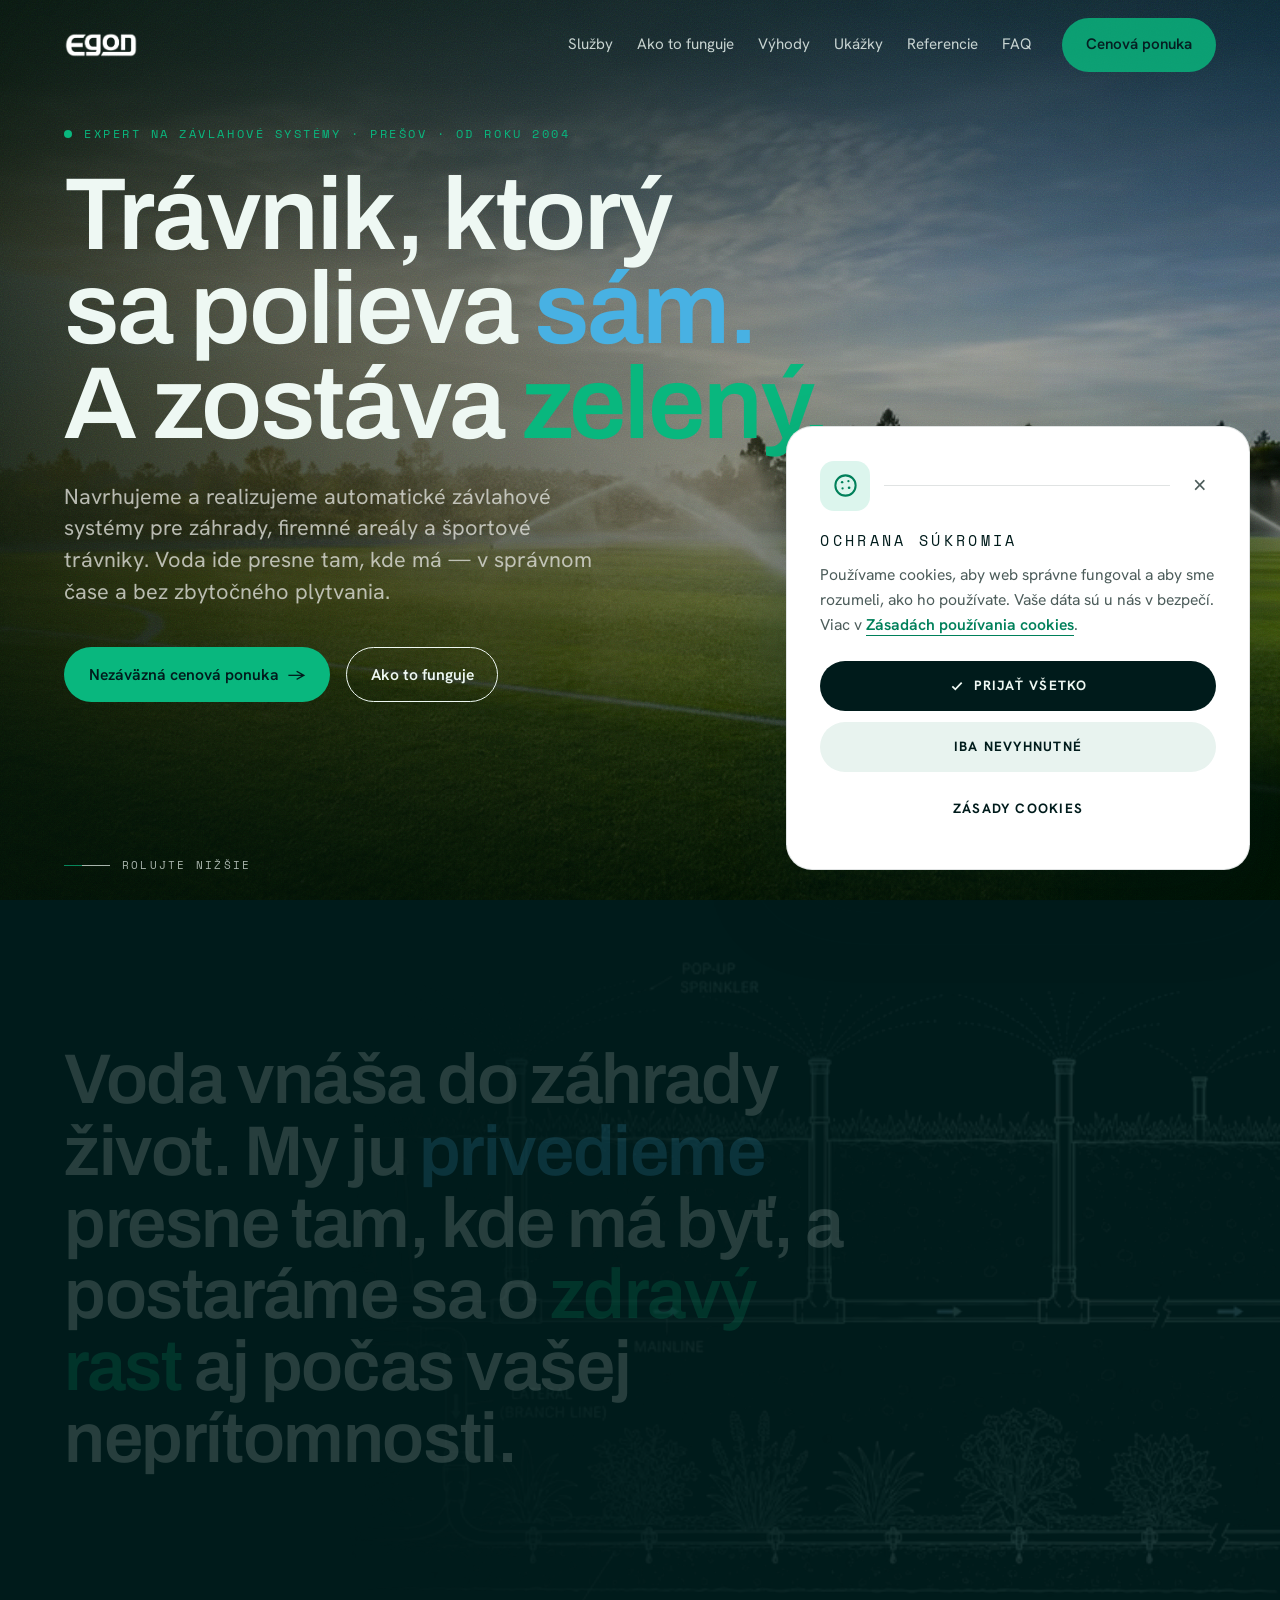
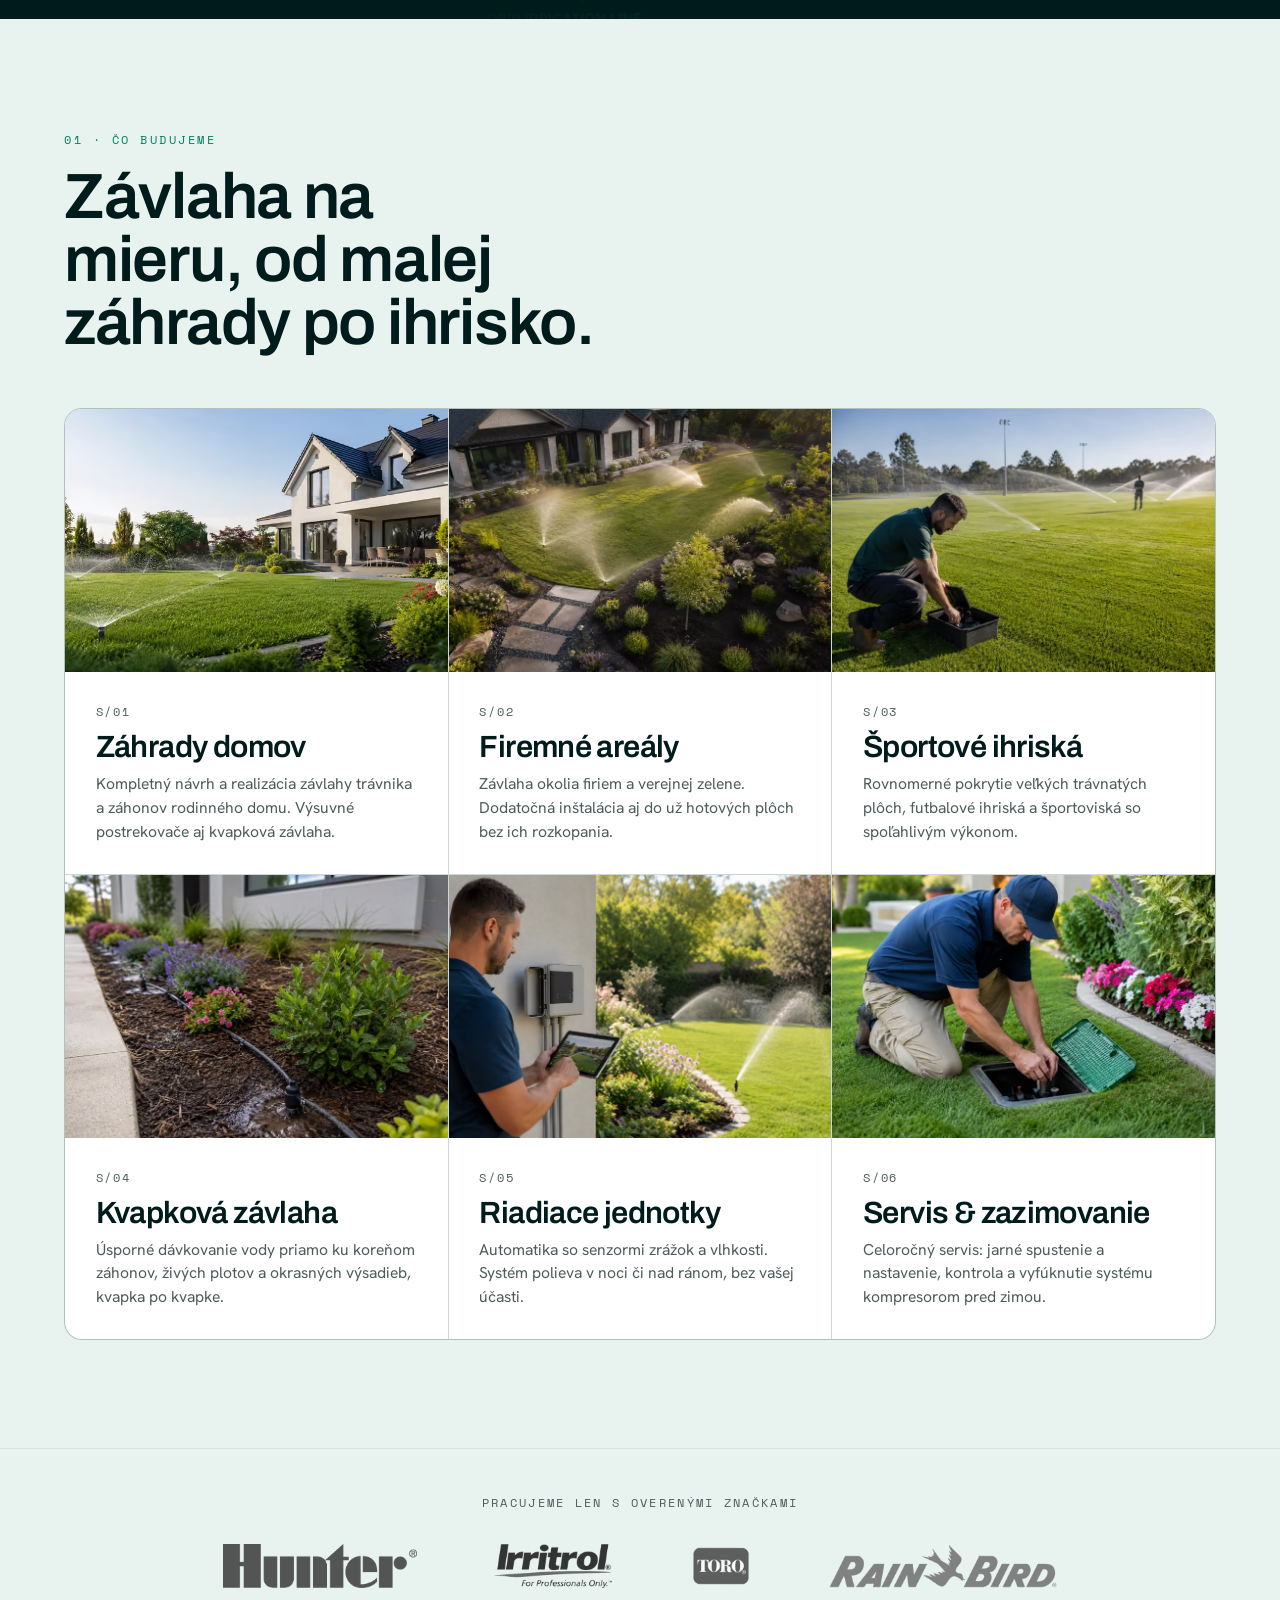
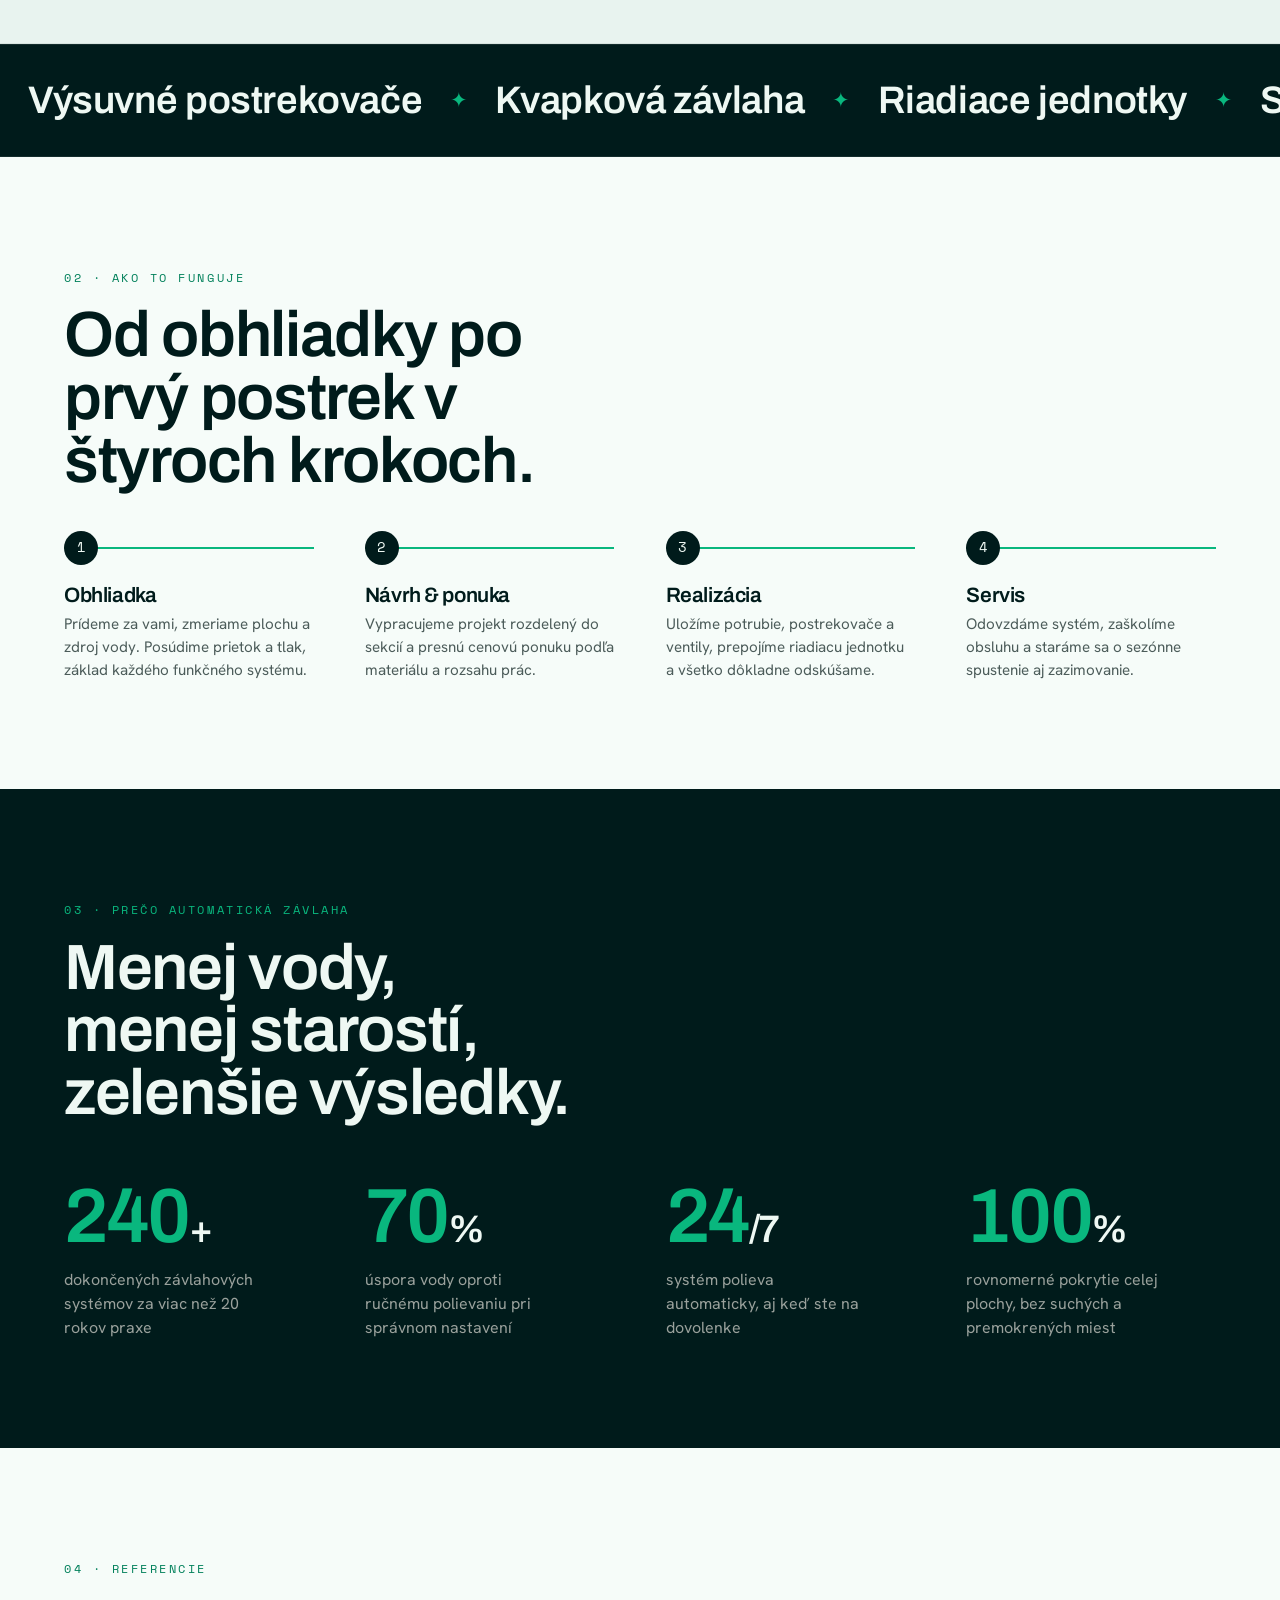
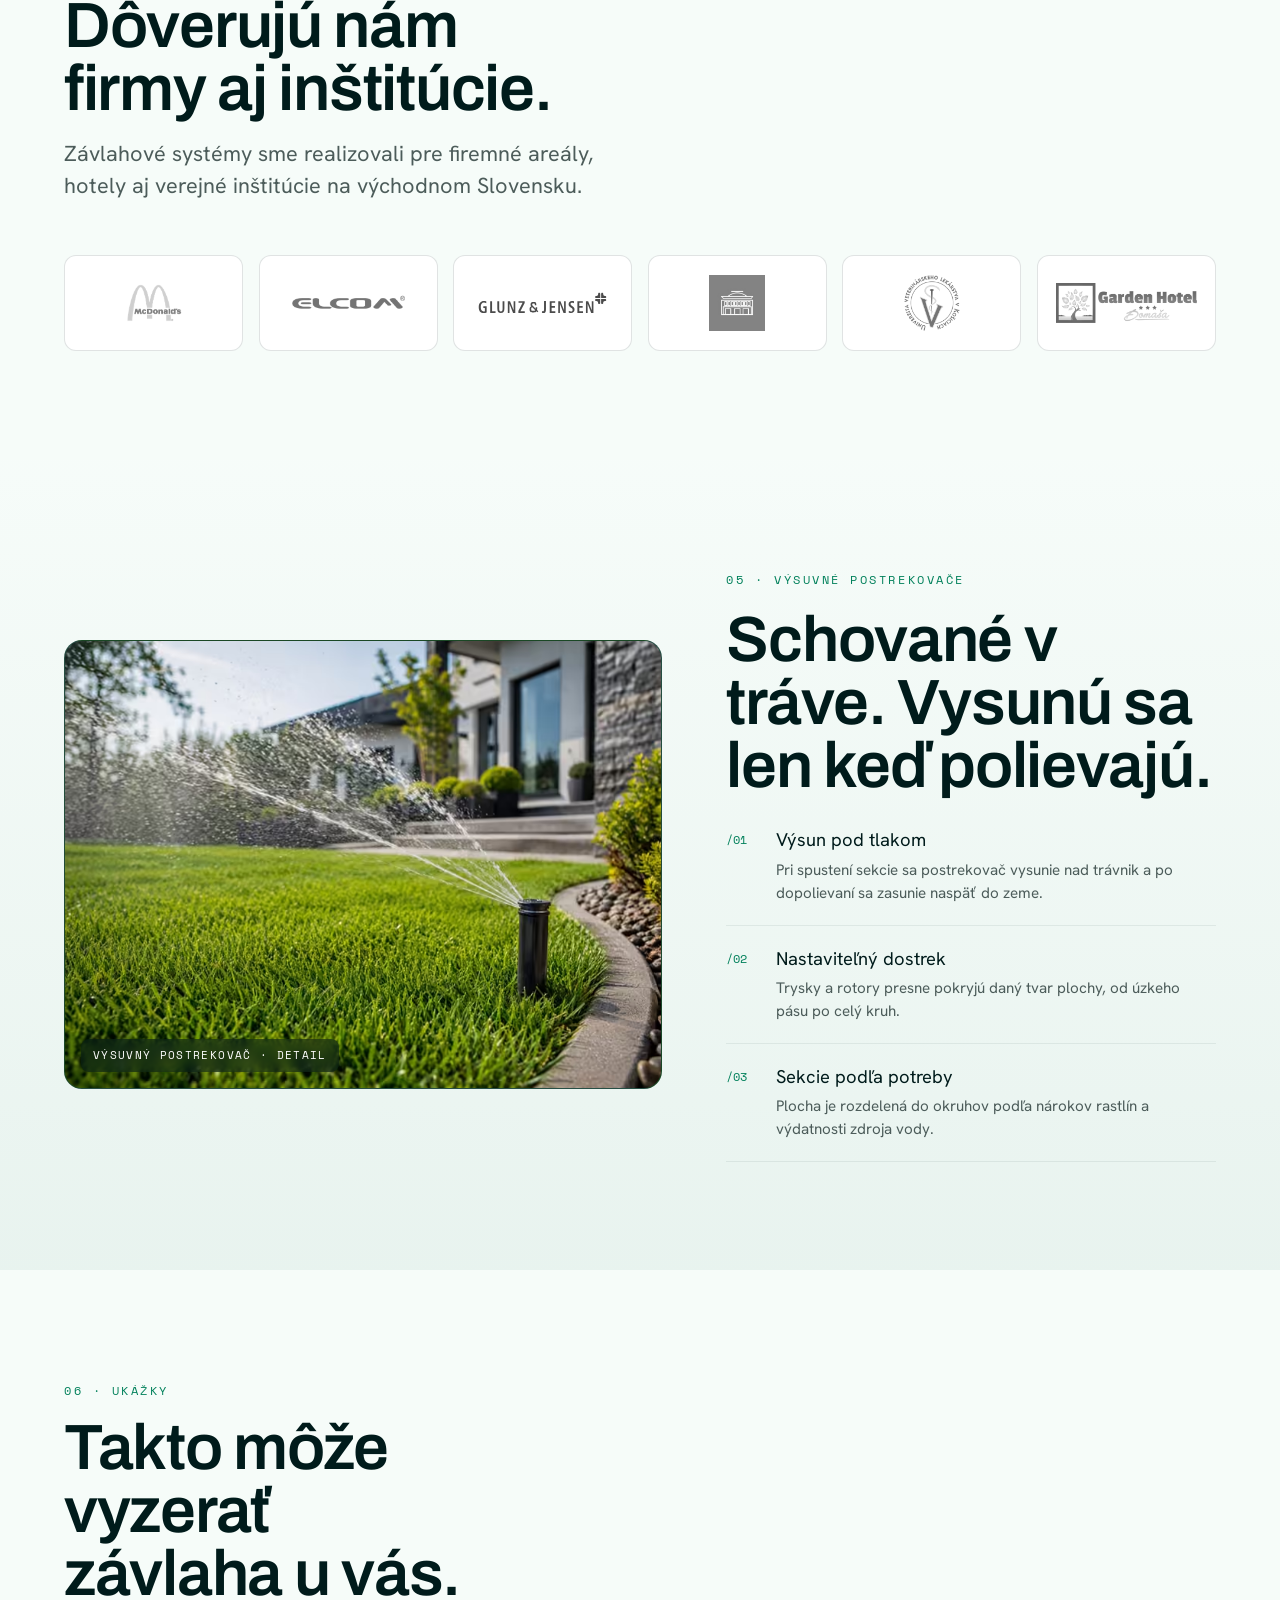
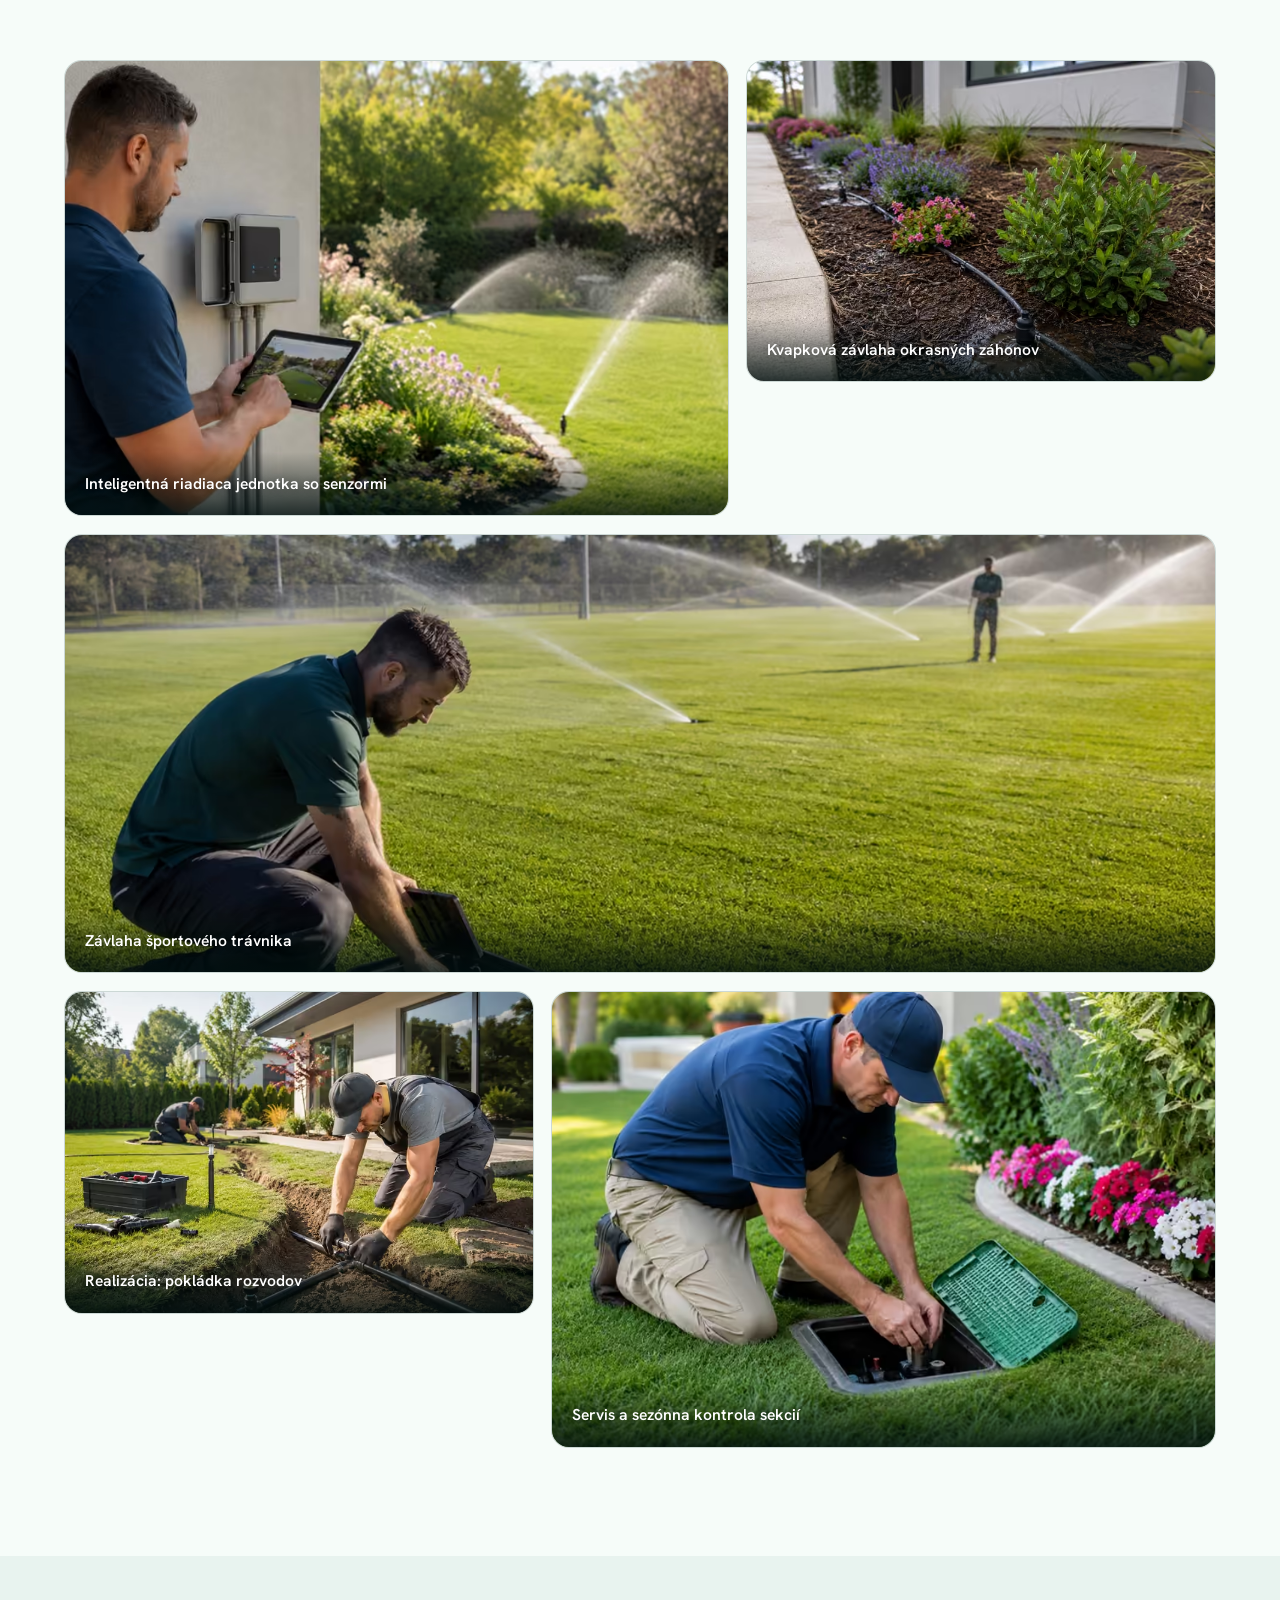
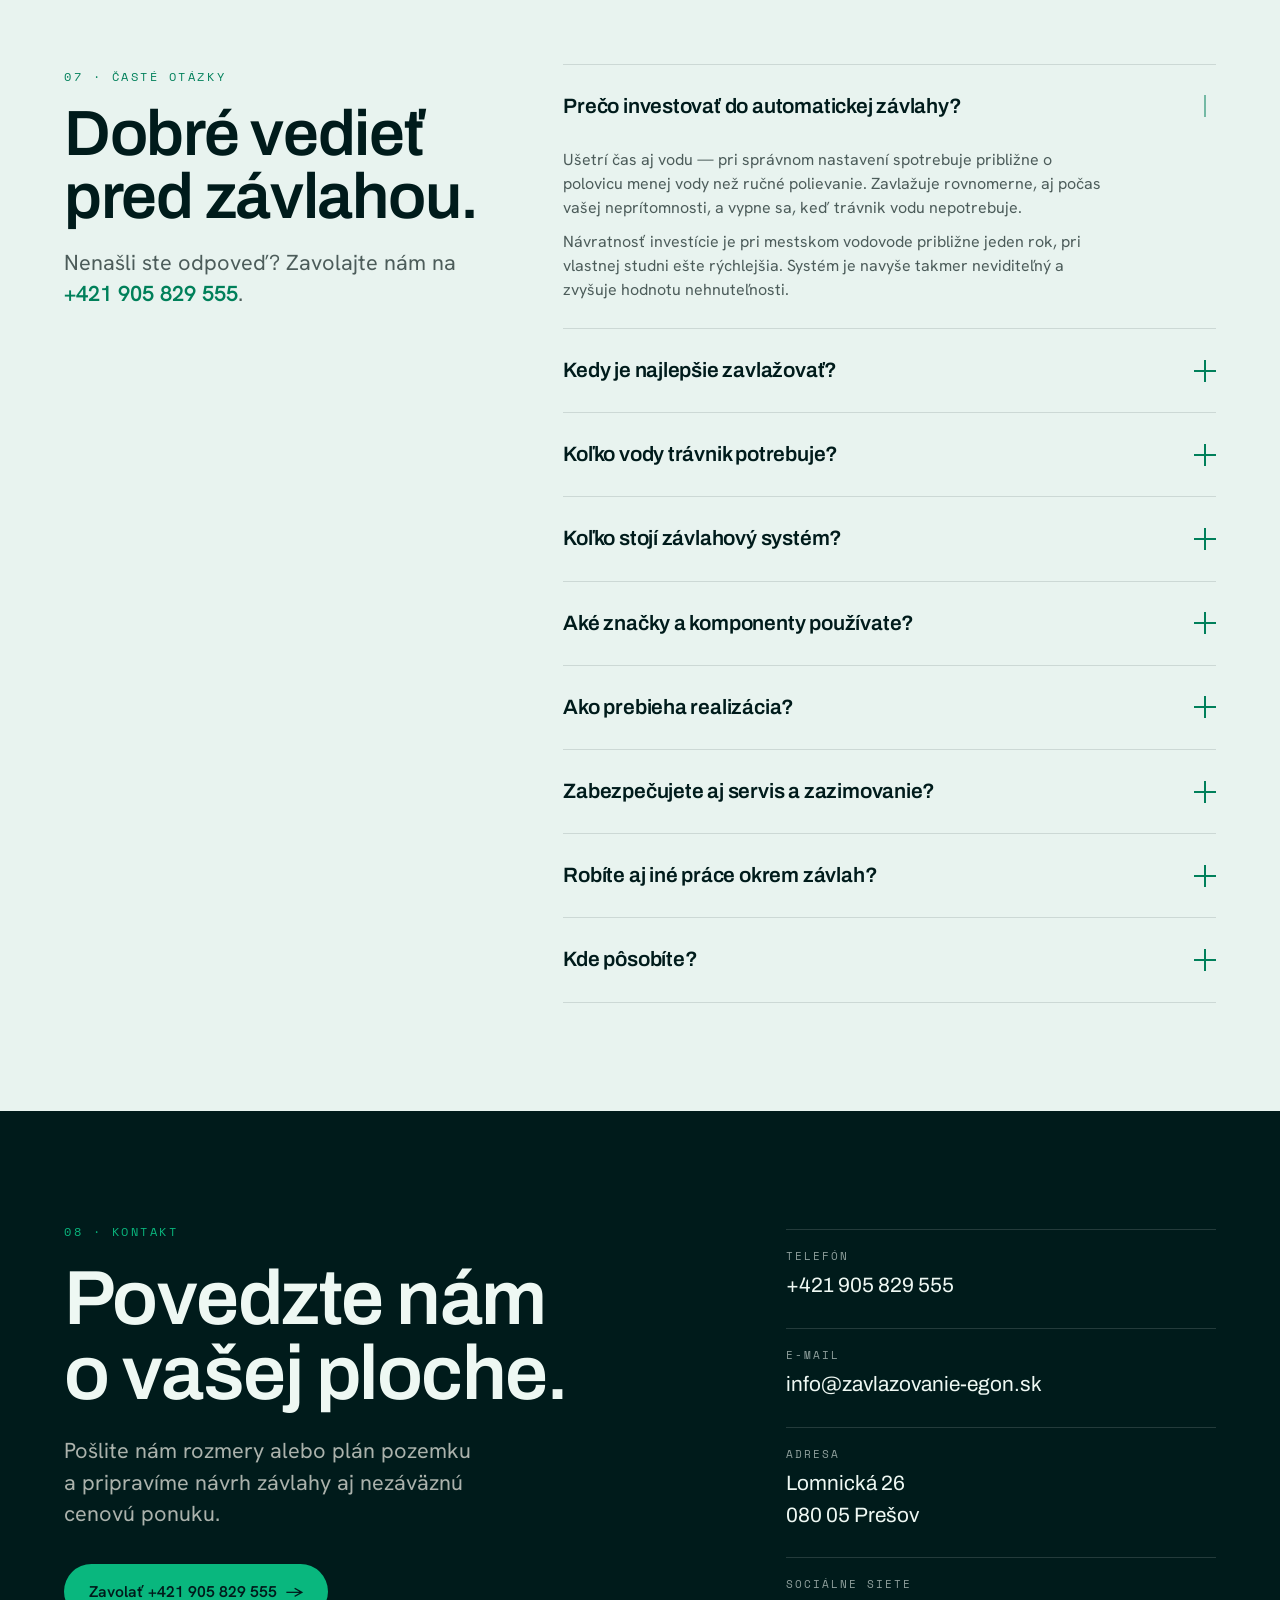
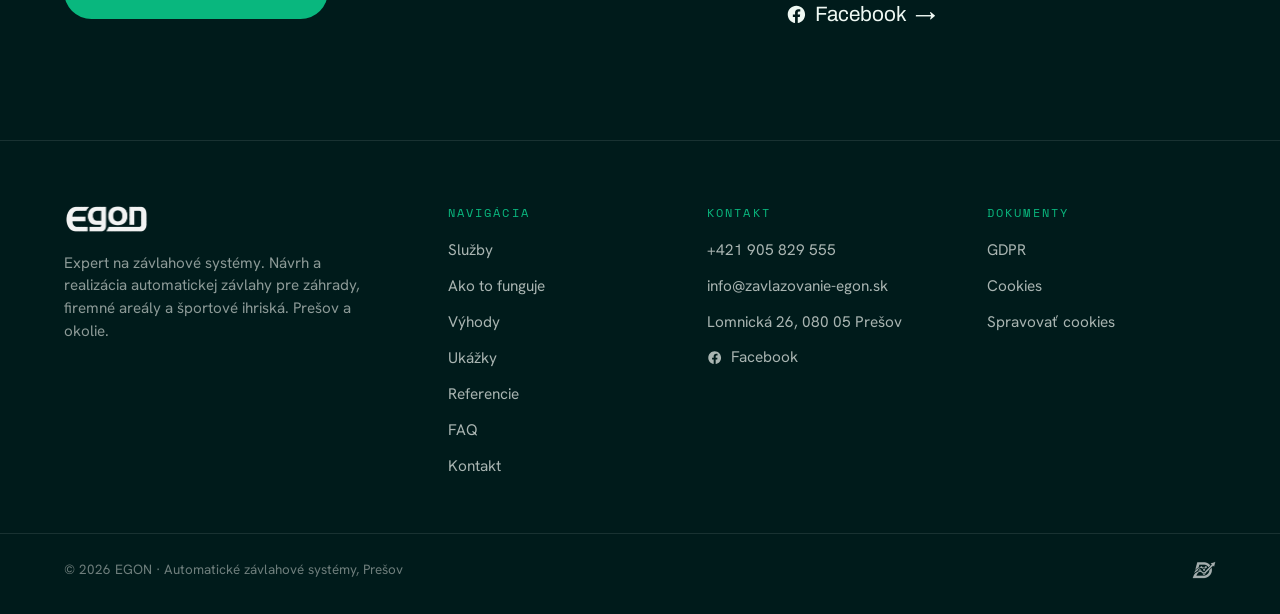
<file: index.html>
<!DOCTYPE html>
<html lang="sk">
<head>
<meta charset="UTF-8" />
<meta name="viewport" content="width=device-width, initial-scale=1.0" />

<!-- ===== Google Consent Mode v2 (default — pred GTM) ===== -->
<script>
window.dataLayer = window.dataLayer || [];
function gtag(){dataLayer.push(arguments);}
gtag('consent', 'default', {
  'ad_storage': 'denied',
  'ad_user_data': 'denied',
  'ad_personalization': 'denied',
  'analytics_storage': 'denied',
  'wait_for_update': 500
});
</script>

<!-- ===== Google Tag Manager ===== -->
<script>(function(w,d,s,l,i){w[l]=w[l]||[];w[l].push({'gtm.start':
new Date().getTime(),event:'gtm.js'});var f=d.getElementsByTagName(s)[0],
j=d.createElement(s),dl=l!='dataLayer'?'&l='+l:'';j.async=true;j.src=
'https://www.googletagmanager.com/gtm.js?id='+i+dl;f.parentNode.insertBefore(j,f);
})(window,document,'script','dataLayer','GTM-5WVP5NC');</script>
<!-- ===== End Google Tag Manager ===== -->

<!-- Favicon -->
<link rel="icon" href="favicon.ico" sizes="any" />
<link rel="icon" type="image/png" sizes="32x32" href="assets/favicon-32.png" />
<link rel="icon" type="image/png" sizes="512x512" href="assets/favicon-512.png" />
<link rel="apple-touch-icon" href="assets/favicon-180.png" />

<!-- ===== SEO ===== -->
<title>Automatické závlahové systémy, zavlažovanie a stavebné práce | EGON Prešov</title>
<meta name="description" content="Zavlažovanie Prešov: automatické závlahové a zavlažovacie systémy pre trávniky, záhrady, firemné areály a športové ihriská. Výsuvné postrekovače, kvapková závlaha, návrh, realizácia a servis. Závlahy Prešov a okolie." />
<meta name="keywords" content="zavlažovanie Prešov, závlahy Prešov, závlahové systémy Prešov, zavlažovacie systémy Prešov, automatické zavlažovanie, výsuvné postrekovače, kvapková závlaha, závlaha trávnika, servis závlahy, Prešov" />
<meta name="robots" content="index, follow, max-image-preview:large" />
<meta name="author" content="EGON · Expert na závlahové systémy" />
<meta name="theme-color" content="#13332a" />
<link rel="canonical" href="https://zavlazovanie-egon.sk/" />

<!-- Geo / lokálne SEO -->
<meta name="geo.region" content="SK-PV" />
<meta name="geo.placename" content="Prešov" />
<meta name="geo.position" content="49.0018;21.2393" />
<meta name="ICBM" content="49.0018, 21.2393" />

<!-- Open Graph -->
<meta property="og:type" content="website" />
<meta property="og:site_name" content="EGON · Automatické závlahové systémy" />
<meta property="og:title" content="Automatické závlahové systémy, zavlažovanie a stavebné práce | EGON Prešov" />
<meta property="og:description" content="Návrh a realizácia automatických závlahových systémov pre trávniky, záhrady, firemné areály a športové ihriská. Prešov a okolie." />
<meta property="og:url" content="https://zavlazovanie-egon.sk/" />
<meta property="og:locale" content="sk_SK" />
<meta property="og:image" content="https://zavlazovanie-egon.sk/assets/hero-ihrisko-vecer.jpg" />
<meta name="twitter:card" content="summary_large_image" />
<meta name="twitter:title" content="Automatické závlahové systémy | EGON Prešov" />
<meta name="twitter:description" content="Výsuvné postrekovače, kvapková závlaha a servis pre záhrady, trávniky a ihriská. Prešov a okolie." />
<meta name="twitter:image" content="https://zavlazovanie-egon.sk/assets/hero-ihrisko-vecer.jpg" />

<!-- Local business structured data -->
<script type="application/ld+json">
{
  "@context": "https://schema.org",
  "@type": "LocalBusiness",
  "name": "EGON · Automatické závlahové systémy",
  "description": "Návrh a realizácia automatických závlahových systémov a zavlažovania pre trávniky, záhrady, firemné areály a športové ihriská.",
  "url": "https://zavlazovanie-egon.sk/",
  "telephone": "+421905829555",
  "email": "info@zavlazovanie-egon.sk",
  "image": "https://zavlazovanie-egon.sk/assets/hero-ihrisko-vecer.jpg",
  "address": {
    "@type": "PostalAddress",
    "streetAddress": "Lomnická 26",
    "postalCode": "080 05",
    "addressLocality": "Prešov",
    "addressRegion": "Prešovský kraj",
    "addressCountry": "SK"
  },
  "geo": { "@type": "GeoCoordinates", "latitude": 49.0018, "longitude": 21.2393 },
  "areaServed": ["Prešov", "Prešovský kraj", "východné Slovensko"],
  "knowsAbout": ["zavlažovanie Prešov", "závlahy Prešov", "závlahové systémy Prešov", "zavlažovacie systémy Prešov", "automatické zavlažovanie", "výsuvné postrekovače", "kvapková závlaha", "servis závlah"],
  "slogan": "Expert na závlahové systémy"
}
</script>

<!-- FAQ structured data (AI / rich results) -->
<script type="application/ld+json">
{
  "@context": "https://schema.org",
  "@type": "FAQPage",
  "mainEntity": [
    { "@type": "Question", "name": "Prečo investovať do automatickej závlahy?", "acceptedAnswer": { "@type": "Answer", "text": "Ušetrí čas aj vodu — pri správnom nastavení spotrebuje približne o polovicu menej vody než ručné polievanie. Zavlažuje rovnomerne aj počas vašej neprítomnosti a vypne sa, keď trávnik vodu nepotrebuje. Návratnosť investície je pri mestskom vodovode približne jeden rok, pri vlastnej studni ešte rýchlejšia." } },
    { "@type": "Question", "name": "Kedy je najlepšie zavlažovať?", "acceptedAnswer": { "@type": "Answer", "text": "Najúčinnejšia je závlaha v skorých ranných hodinách, prípadne neskoro večer. Cez deň na priamom slnku sa zavlažovať neodporúča, kvapky vody fungujú ako lupa a môžu spáliť listy." } },
    { "@type": "Question", "name": "Koľko vody trávnik potrebuje?", "acceptedAnswer": { "@type": "Answer", "text": "Primeraná dávka sa líši podľa počasia. Na jar a jeseň spravidla stačí zavlažovať 2 až 3-krát týždenne tak, aby bola pôda navlhčená do hĺbky 1,5 až 2 cm. Počas horúčav sa odporúča denná závlaha do hĺbky 3 až 4 cm." } },
    { "@type": "Question", "name": "Koľko stojí závlahový systém?", "acceptedAnswer": { "@type": "Answer", "text": "Cena závisí od veľkosti a členitosti plochy a od zdroja vody. Predbežný návrh a rozpočet automatickej závlahy vypracujeme zdarma, stačí nás kontaktovať." } },
    { "@type": "Question", "name": "Aké značky a komponenty používate?", "acceptedAnswer": { "@type": "Answer", "text": "Inštalujeme komponenty najkvalitnejších amerických značiek dostupných na slovenskom trhu: Hunter, Irritrol, Toro a Rain Bird. Naši pracovníci sa každoročne školia v oblasti závlahovej a čerpacej techniky." } },
    { "@type": "Question", "name": "Ako prebieha realizácia závlahového systému?", "acceptedAnswer": { "@type": "Answer", "text": "V štyroch krokoch: obhliadka a zameranie, návrh s cenovou ponukou, samotná realizácia (zemné práce robíme drážkovacími strojmi do hĺbky 40 cm) a napokon odovzdanie so zaškolením a následný servis." } },
    { "@type": "Question", "name": "Zabezpečujete aj servis a zazimovanie?", "acceptedAnswer": { "@type": "Answer", "text": "Áno. Staráme sa o jarné spustenie a nastavenie systému aj o jeho vyfúknutie kompresorom pred zimou, aby vydržal dlhé roky." } },
    { "@type": "Question", "name": "Robíte aj iné práce okrem závlah?", "acceptedAnswer": { "@type": "Answer", "text": "Áno. Okrem závlahových systémov ponúkame aj stavebnú činnosť (maliarske práce, sadrokartón, suché omietky) a montáž záhradného LED osvetlenia do 12 V." } },
    { "@type": "Question", "name": "Kde pôsobíte?", "acceptedAnswer": { "@type": "Answer", "text": "Sídlime v Prešove a závlahové systémy realizujeme v Prešove a okolí, ako aj inde na východnom Slovensku." } }
  ]
}
</script>

<link rel="preconnect" href="https://fonts.googleapis.com" />
<link rel="preconnect" href="https://fonts.gstatic.com" crossorigin />
<!-- Písma: len reálne používané rodiny a rezy (Archivo, Hanken Grotesk, Space Mono),
     načítané neblokujúco — nezdržujú prvé vykreslenie stránky. -->
<link rel="preload" as="style" href="https://fonts.googleapis.com/css2?family=Archivo:wght@600;700&family=Hanken+Grotesk:wght@400;600;700&family=Space+Mono:wght@400&display=swap" />
<link rel="stylesheet" href="https://fonts.googleapis.com/css2?family=Archivo:wght@600;700&family=Hanken+Grotesk:wght@400;600;700&family=Space+Mono:wght@400&display=swap" media="print" onload="this.media='all'" />
<noscript><link rel="stylesheet" href="https://fonts.googleapis.com/css2?family=Archivo:wght@600;700&family=Hanken+Grotesk:wght@400;600;700&family=Space+Mono:wght@400&display=swap" /></noscript>
<link rel="stylesheet" href="styles.css" />
</head>
<body>

<div class="scrollbar"><span class="scrollbar__fill"></span></div>

<!-- Google Tag Manager (noscript) -->
<noscript><iframe src="https://www.googletagmanager.com/ns.html?id=GTM-5WVP5NC" height="0" width="0" style="display:none;visibility:hidden"></iframe></noscript>
<!-- End Google Tag Manager (noscript) -->

<!-- ============ NAV ============ -->
<header class="nav" id="nav">
  <a href="#top" class="nav__logo" aria-label="EGON, domov">
    <img src="assets/egon-logo-clean.png" alt="EGON" class="nav__logoimg" width="341" height="120" fetchpriority="high" />
  </a>
  <nav class="nav__links">
    <a href="#sluzby">Služby</a>
    <a href="#proces">Ako to funguje</a>
    <a href="#vyhody">Výhody</a>
    <a href="#realizacie">Ukážky</a>
    <a href="#referencie">Referencie</a>
    <a href="#faq">FAQ</a>
    <a href="#kontakt" class="btn btn--grass nav__cta">Cenová ponuka</a>
  </nav>
  <button class="nav__burger" aria-label="Menu"><span></span><span></span><span></span></button>
</header>
<div class="nav__mobile">
  <a href="#sluzby">Služby</a>
  <a href="#proces">Ako to funguje</a>
  <a href="#vyhody">Výhody</a>
  <a href="#realizacie">Ukážky</a>
  <a href="#referencie">Referencie</a>
  <a href="#faq">FAQ</a>
  <a href="#kontakt">Kontakt</a>
</div>

<!-- ============ HERO ============ -->
<main id="top">
<section class="hero" data-screen-label="Hero">
  <div class="hero__video-wrap">
    <picture class="hero__photo-fallback">
      <source type="image/avif" srcset="assets/hero-ihrisko-vecer-640.avif 640w, assets/hero-ihrisko-vecer-960.avif 960w, assets/hero-ihrisko-vecer-1280.avif 1280w, assets/hero-ihrisko-vecer-1672.avif 1672w" sizes="100vw" />
      <source type="image/webp" srcset="assets/hero-ihrisko-vecer-640.webp 640w, assets/hero-ihrisko-vecer-960.webp 960w, assets/hero-ihrisko-vecer-1280.webp 1280w, assets/hero-ihrisko-vecer-1672.webp 1672w" sizes="100vw" />
      <img src="assets/hero-ihrisko-vecer.jpg" alt="" width="1672" height="941" fetchpriority="high" decoding="async" />
    </picture>
    <video class="hero__video" id="heroVideo" muted loop playsinline preload="none">
      <source src="assets/hero-video.mp4" type="video/mp4" />
    </video>
  </div>
  <div class="hero__overlay"></div>
  <div class="hero__wm-cover"></div>
  <div class="hero__grain"></div>
  <div class="wrap hero__inner">
    <span class="eyebrow hero__eyebrow"><span class="dot"></span>Expert na závlahové systémy · Prešov · od roku 2004</span>
    <h1 class="display">
      Trávnik, ktorý sa polieva <span class="water-word">sám.</span><br />
      A zostáva <span class="grass-word">zelený.</span>
    </h1>
    <p class="hero__sub lead">Navrhujeme a realizujeme automatické závlahové systémy pre záhrady, firemné areály a športové trávniky. Voda ide presne tam, kde má — v správnom čase a bez zbytočného plytvania.</p>
    <div class="hero__actions">
      <a href="#kontakt" class="btn btn--grass">Nezáväzná cenová ponuka <span class="arrow">→</span></a>
      <a href="#proces" class="btn btn--ghost">Ako to funguje</a>
    </div>
  </div>

  <div class="hero__scroll"><span class="line"></span> Rolujte nižšie</div>
</section>

<!-- ============ STATEMENT ============ -->
<section class="statement" data-screen-label="Statement">
  <div class="wrap">
    <p class="big" data-light>
      <span class="word">Voda</span> <span class="word">vnáša</span> <span class="word">do</span> <span class="word">záhrady</span> <span class="word">život.</span>
      <span class="word">My</span> <span class="word">ju</span> <span class="word"><span class="hlw">privedieme</span></span> <span class="word">presne</span> <span class="word">tam,</span>
      <span class="word">kde</span> <span class="word">má</span> <span class="word">byť,</span> <span class="word">a</span> <span class="word">postaráme</span> <span class="word">sa</span>
      <span class="word">o</span> <span class="word"><span class="hl">zdravý</span></span> <span class="word"><span class="hl">rast</span></span> <span class="word">aj</span> <span class="word">počas</span> <span class="word">vašej</span> <span class="word">neprítomnosti.</span>
    </p>
  </div>
</section>

<!-- ============ SLUŽBY ============ -->
<section class="section services" id="sluzby" data-screen-label="Služby">
  <div class="wrap">
    <div class="section__head reveal">
      <span class="eyebrow">01 · Čo budujeme</span>
      <h2 class="h2">Závlaha na mieru, od malej záhrady po ihrisko.</h2>
    </div>
    <div class="services__grid">

      <article class="svc reveal">
        <span class="svc__bar"></span>
        <div class="svc__media"><picture>
          <source type="image/avif" srcset="assets/hero-dom-travnik-420.avif 420w, assets/hero-dom-travnik-780.avif 780w, assets/hero-dom-travnik-1160.avif 1160w" sizes="(max-width: 560px) 100vw, (max-width: 900px) 50vw, 33vw" />
          <source type="image/webp" srcset="assets/hero-dom-travnik-420.webp 420w, assets/hero-dom-travnik-780.webp 780w, assets/hero-dom-travnik-1160.webp 1160w" sizes="(max-width: 560px) 100vw, (max-width: 900px) 50vw, 33vw" />
          <img src="assets/hero-dom-travnik.jpg" alt="Závlaha trávnika a záhrady rodinného domu" width="1448" height="1086" loading="lazy" decoding="async" />
        </picture></div>
        <div class="svc__body">
          <span class="svc__no">S/01</span>
          <h3 class="h3">Záhrady domov</h3>
          <p>Kompletný návrh a realizácia závlahy trávnika a záhonov rodinného domu. Výsuvné postrekovače aj kvapková závlaha.</p>
        </div>
      </article>

      <article class="svc reveal d1">
        <span class="svc__bar"></span>
        <div class="svc__media"><picture>
          <source type="image/avif" srcset="assets/hero-zahrada-letecky-420.avif 420w, assets/hero-zahrada-letecky-780.avif 780w, assets/hero-zahrada-letecky-1160.avif 1160w" sizes="(max-width: 560px) 100vw, (max-width: 900px) 50vw, 33vw" />
          <source type="image/webp" srcset="assets/hero-zahrada-letecky-420.webp 420w, assets/hero-zahrada-letecky-780.webp 780w, assets/hero-zahrada-letecky-1160.webp 1160w" sizes="(max-width: 560px) 100vw, (max-width: 900px) 50vw, 33vw" />
          <img src="assets/hero-zahrada-letecky.jpg" alt="Závlaha firemného areálu a verejnej zelene" width="1448" height="1086" loading="lazy" decoding="async" />
        </picture></div>
        <div class="svc__body">
          <span class="svc__no">S/02</span>
          <h3 class="h3">Firemné areály</h3>
          <p>Závlaha okolia firiem a verejnej zelene. Dodatočná inštalácia aj do už hotových plôch bez ich rozkopania.</p>
        </div>
      </article>

      <article class="svc reveal d2">
        <span class="svc__bar"></span>
        <div class="svc__media"><picture>
          <source type="image/avif" srcset="assets/ihrisko-sport-420.avif 420w, assets/ihrisko-sport-780.avif 780w, assets/ihrisko-sport-1160.avif 1160w" sizes="(max-width: 560px) 100vw, (max-width: 900px) 50vw, 33vw" />
          <source type="image/webp" srcset="assets/ihrisko-sport-420.webp 420w, assets/ihrisko-sport-780.webp 780w, assets/ihrisko-sport-1160.webp 1160w" sizes="(max-width: 560px) 100vw, (max-width: 900px) 50vw, 33vw" />
          <img src="assets/ihrisko-sport.jpg" alt="Závlaha športového trávnika a futbalového ihriska" width="1448" height="1086" loading="lazy" decoding="async" />
        </picture></div>
        <div class="svc__body">
          <span class="svc__no">S/03</span>
          <h3 class="h3">Športové ihriská</h3>
          <p>Rovnomerné pokrytie veľkých trávnatých plôch, futbalové ihriská a športoviská so spoľahlivým výkonom.</p>
        </div>
      </article>

      <article class="svc reveal d3">
        <span class="svc__bar"></span>
        <div class="svc__media"><picture>
          <source type="image/avif" srcset="assets/kvapkova-zavlaha-420.avif 420w, assets/kvapkova-zavlaha-780.avif 780w, assets/kvapkova-zavlaha-1160.avif 1160w" sizes="(max-width: 560px) 100vw, (max-width: 900px) 50vw, 33vw" />
          <source type="image/webp" srcset="assets/kvapkova-zavlaha-420.webp 420w, assets/kvapkova-zavlaha-780.webp 780w, assets/kvapkova-zavlaha-1160.webp 1160w" sizes="(max-width: 560px) 100vw, (max-width: 900px) 50vw, 33vw" />
          <img src="assets/kvapkova-zavlaha.jpg" alt="Kvapková závlaha okrasných záhonov" width="1448" height="1086" loading="lazy" decoding="async" />
        </picture></div>
        <div class="svc__body">
          <span class="svc__no">S/04</span>
          <h3 class="h3">Kvapková závlaha</h3>
          <p>Úsporné dávkovanie vody priamo ku koreňom záhonov, živých plotov a okrasných výsadieb, kvapka po kvapke.</p>
        </div>
      </article>

      <article class="svc reveal">
        <span class="svc__bar"></span>
        <div class="svc__media"><picture>
          <source type="image/avif" srcset="assets/riadiaca-jednotka-420.avif 420w, assets/riadiaca-jednotka-780.avif 780w, assets/riadiaca-jednotka-1160.avif 1160w" sizes="(max-width: 560px) 100vw, (max-width: 900px) 50vw, 33vw" />
          <source type="image/webp" srcset="assets/riadiaca-jednotka-420.webp 420w, assets/riadiaca-jednotka-780.webp 780w, assets/riadiaca-jednotka-1160.webp 1160w" sizes="(max-width: 560px) 100vw, (max-width: 900px) 50vw, 33vw" />
          <img src="assets/riadiaca-jednotka.jpg" alt="Inteligentná riadiaca jednotka so senzormi" width="1448" height="1086" loading="lazy" decoding="async" />
        </picture></div>
        <div class="svc__body">
          <span class="svc__no">S/05</span>
          <h3 class="h3">Riadiace jednotky</h3>
          <p>Automatika so senzormi zrážok a vlhkosti. Systém polieva v noci či nad ránom, bez vašej účasti.</p>
        </div>
      </article>

      <article class="svc reveal d1">
        <span class="svc__bar"></span>
        <div class="svc__media"><picture>
          <source type="image/avif" srcset="assets/servis-sekcie-420.avif 420w, assets/servis-sekcie-780.avif 780w, assets/servis-sekcie-1160.avif 1160w" sizes="(max-width: 560px) 100vw, (max-width: 900px) 50vw, 33vw" />
          <source type="image/webp" srcset="assets/servis-sekcie-420.webp 420w, assets/servis-sekcie-780.webp 780w, assets/servis-sekcie-1160.webp 1160w" sizes="(max-width: 560px) 100vw, (max-width: 900px) 50vw, 33vw" />
          <img src="assets/servis-sekcie.jpg" alt="Servis a sezónna kontrola závlahového systému" width="1448" height="1086" loading="lazy" decoding="async" />
        </picture></div>
        <div class="svc__body">
          <span class="svc__no">S/06</span>
          <h3 class="h3">Servis &amp; zazimovanie</h3>
          <p>Celoročný servis: jarné spustenie a nastavenie, kontrola a vyfúknutie systému kompresorom pred zimou.</p>
        </div>
      </article>

    </div>
  </div>
</section>

<!-- ============ ZNAČKY ============ -->
<section class="brands" aria-label="Značky, s ktorými pracujeme">
  <div class="wrap brands__in reveal">
    <p class="brands__label">PRACUJEME LEN S OVERENÝMI ZNAČKAMI</p>
    <ul class="brands__row">
      <li><img src="assets/brands/hunter.png" alt="Hunter" width="563" height="128" loading="lazy" decoding="async" /></li>
      <li><img src="assets/brands/irritrol.png" alt="Irritrol Systems" width="344" height="128" loading="lazy" decoding="async" /></li>
      <li><img src="assets/brands/toro.png" alt="Toro" width="180" height="180" loading="lazy" decoding="async" /></li>
      <li><img src="assets/brands/rainbird.png" alt="Rain Bird" width="662" height="128" loading="lazy" decoding="async" /></li>
    </ul>
  </div>
</section>

<!-- ============ MARQUEE ============ -->
<section class="marquee" aria-hidden="true">
  <div class="marquee__track">
    <span>Výsuvné postrekovače</span><i>✦</i>
    <span>Kvapková závlaha</span><i>✦</i>
    <span>Riadiace jednotky</span><i>✦</i>
    <span>Servis &amp; zazimovanie</span><i>✦</i>
    <span>Návrh a realizácia</span><i>✦</i>
    <span>Prešov a okolie</span><i>✦</i>
    <span>Výsuvné postrekovače</span><i>✦</i>
    <span>Kvapková závlaha</span><i>✦</i>
    <span>Riadiace jednotky</span><i>✦</i>
    <span>Servis &amp; zazimovanie</span><i>✦</i>
    <span>Návrh a realizácia</span><i>✦</i>
    <span>Prešov a okolie</span><i>✦</i>
  </div>
</section>

<!-- ============ PROCES ============ -->
<section class="section" id="proces" data-screen-label="Proces">
  <div class="wrap">
    <div class="section__head reveal">
      <span class="eyebrow">02 · Ako to funguje</span>
      <h2 class="h2">Od obhliadky po prvý postrek v štyroch krokoch.</h2>
    </div>
    <div class="process__track">
      <div class="step">
        <span class="step__fill"></span>
        <span class="step__no">1</span>
        <h3 class="h3">Obhliadka</h3>
        <p>Prídeme za vami, zmeriame plochu a zdroj vody. Posúdime prietok a tlak, základ každého funkčného systému.</p>
      </div>
      <div class="step">
        <span class="step__fill"></span>
        <span class="step__no">2</span>
        <h3 class="h3">Návrh &amp; ponuka</h3>
        <p>Vypracujeme projekt rozdelený do sekcií a presnú cenovú ponuku podľa materiálu a rozsahu prác.</p>
      </div>
      <div class="step">
        <span class="step__fill"></span>
        <span class="step__no">3</span>
        <h3 class="h3">Realizácia</h3>
        <p>Uložíme potrubie, postrekovače a ventily, prepojíme riadiacu jednotku a všetko dôkladne odskúšame.</p>
      </div>
      <div class="step">
        <span class="step__fill"></span>
        <span class="step__no">4</span>
        <h3 class="h3">Servis</h3>
        <p>Odovzdáme systém, zaškolíme obsluhu a staráme sa o sezónne spustenie aj zazimovanie.</p>
      </div>
    </div>
  </div>
</section>

<!-- ============ VÝHODY / STATS ============ -->
<section class="section stats" id="vyhody" data-screen-label="Výhody">
  <div class="wrap">
    <div class="section__head reveal">
      <span class="eyebrow" style="color:var(--grass)">03 · Prečo automatická závlaha</span>
      <h2 class="h2">Menej vody, menej starostí, zelenšie výsledky.</h2>
    </div>
    <div class="stats__grid">
      <div class="reveal">
        <div class="stat__num"><span data-count="240">0</span><span class="u">+</span></div>
        <p class="stat__label">dokončených závlahových systémov za viac než 20 rokov praxe</p>
      </div>
      <div class="reveal d1">
        <div class="stat__num"><span data-count="70">0</span><span class="u">%</span></div>
        <p class="stat__label">úspora vody oproti ručnému polievaniu pri správnom nastavení</p>
      </div>
      <div class="reveal d2">
        <div class="stat__num"><span data-count="24">0</span><span class="u">/7</span></div>
        <p class="stat__label">systém polieva automaticky, aj keď ste na dovolenke</p>
      </div>
      <div class="reveal d3">
        <div class="stat__num"><span data-count="100">0</span><span class="u">%</span></div>
        <p class="stat__label">rovnomerné pokrytie celej plochy, bez suchých a premokrených miest</p>
      </div>
    </div>
  </div>
</section>

<!-- ============ REFERENCIE ============ -->
<section class="section refs" id="referencie" data-screen-label="Referencie">
  <div class="wrap">
    <div class="section__head reveal">
      <span class="eyebrow">04 · Referencie</span>
      <h2 class="h2">Dôverujú nám firmy aj inštitúcie.</h2>
      <p class="lead" style="margin-top:18px; max-width:48ch">Závlahové systémy sme realizovali pre firemné areály, hotely aj verejné inštitúcie na východnom Slovensku.</p>
    </div>
    <ul class="logo-wall reveal">
      <li><img src="assets/refs/mcdonalds.png" alt="McDonald's" width="197" height="140" loading="lazy" decoding="async" /></li>
      <li><img src="assets/refs/elcom.png" alt="Elcom" width="360" height="140" loading="lazy" decoding="async" /></li>
      <li><img src="assets/refs/glunz-jensen.svg" alt="Glunz &amp; Jensen" width="981" height="291" loading="lazy" decoding="async" /></li>
      <li class="is-square"><img src="assets/refs/kunsthalle.jpg" alt="Kunsthalle Košice" width="200" height="200" loading="lazy" decoding="async" /></li>
      <li class="is-square"><img src="assets/refs/uvlf.png" alt="Univerzita veterinárskeho lekárstva v Košiciach" width="200" height="198" loading="lazy" decoding="async" /></li>
      <li><img src="assets/refs/hotel-domasa.png" alt="Garden Hotel Domaša" width="480" height="135" loading="lazy" decoding="async" /></li>
    </ul>
  </div>
</section>

<!-- ============ SHOWCASE ============ -->
<section class="section showcase" data-screen-label="Postrekovače">
  <div class="wrap">
    <div class="showcase__grid">
      <div class="showcase__stage reveal reveal--l">
        <div class="showcase__photo"><picture>
          <source type="image/avif" srcset="assets/postrekovac-detail-420.avif 420w, assets/postrekovac-detail-780.avif 780w, assets/postrekovac-detail-1160.avif 1160w" sizes="(max-width: 900px) 100vw, 52vw" />
          <source type="image/webp" srcset="assets/postrekovac-detail-420.webp 420w, assets/postrekovac-detail-780.webp 780w, assets/postrekovac-detail-1160.webp 1160w" sizes="(max-width: 900px) 100vw, 52vw" />
          <img src="assets/postrekovac-detail.jpg" alt="Detail výsuvného postrekovača v trávniku" width="1448" height="1086" loading="lazy" decoding="async" />
        </picture></div>
        <span class="showcase__chip">Výsuvný postrekovač · detail</span>
      </div>
      <div class="reveal reveal--r d1">
        <span class="eyebrow" style="color:var(--grass-deep)">05 · Výsuvné postrekovače</span>
        <h2 class="h2" style="margin:18px 0 30px">Schované v tráve. Vysunú sa len keď polievajú.</h2>
        <ul class="showcase__list">
          <li><span class="k">/01</span><div><span class="h3">Výsun pod tlakom</span><p>Pri spustení sekcie sa postrekovač vysunie nad trávnik a po dopolievaní sa zasunie naspäť do zeme.</p></div></li>
          <li><span class="k">/02</span><div><span class="h3">Nastaviteľný dostrek</span><p>Trysky a rotory presne pokryjú daný tvar plochy, od úzkeho pásu po celý kruh.</p></div></li>
          <li><span class="k">/03</span><div><span class="h3">Sekcie podľa potreby</span><p>Plocha je rozdelená do okruhov podľa nárokov rastlín a výdatnosti zdroja vody.</p></div></li>
        </ul>
      </div>
    </div>
  </div>
</section>

<!-- ============ REALIZÁCIE ============ -->
<section class="section" id="realizacie" data-screen-label="Realizácie">
  <div class="wrap">
    <div class="section__head reveal">
      <span class="eyebrow">06 · Ukážky</span>
      <h2 class="h2">Takto môže vyzerať závlaha u vás.</h2>
    </div>
    <div class="gallery__grid">
      <figure class="shot shot--lg reveal">
        <picture>
          <source type="image/avif" srcset="assets/riadiaca-jednotka-420.avif 420w, assets/riadiaca-jednotka-780.avif 780w, assets/riadiaca-jednotka-1160.avif 1160w" sizes="(max-width: 760px) 100vw, 58vw" />
          <source type="image/webp" srcset="assets/riadiaca-jednotka-420.webp 420w, assets/riadiaca-jednotka-780.webp 780w, assets/riadiaca-jednotka-1160.webp 1160w" sizes="(max-width: 760px) 100vw, 58vw" />
          <img class="shot__img" src="assets/riadiaca-jednotka.jpg" alt="Inteligentná riadiaca jednotka so senzormi" width="1448" height="1086" loading="lazy" decoding="async" />
        </picture>
        <figcaption>Inteligentná riadiaca jednotka so senzormi</figcaption>
      </figure>
      <figure class="shot shot--sm reveal d1">
        <picture>
          <source type="image/avif" srcset="assets/kvapkova-zavlaha-420.avif 420w, assets/kvapkova-zavlaha-780.avif 780w, assets/kvapkova-zavlaha-1160.avif 1160w" sizes="(max-width: 760px) 100vw, 42vw" />
          <source type="image/webp" srcset="assets/kvapkova-zavlaha-420.webp 420w, assets/kvapkova-zavlaha-780.webp 780w, assets/kvapkova-zavlaha-1160.webp 1160w" sizes="(max-width: 760px) 100vw, 42vw" />
          <img class="shot__img" src="assets/kvapkova-zavlaha.jpg" alt="Kvapková závlaha okrasných záhonov" width="1448" height="1086" loading="lazy" decoding="async" />
        </picture>
        <figcaption>Kvapková závlaha okrasných záhonov</figcaption>
      </figure>
      <figure class="shot shot--w reveal">
        <picture>
          <source type="image/avif" srcset="assets/ihrisko-sport-420.avif 420w, assets/ihrisko-sport-780.avif 780w, assets/ihrisko-sport-1160.avif 1160w, assets/ihrisko-sport-1448.avif 1448w" sizes="100vw" />
          <source type="image/webp" srcset="assets/ihrisko-sport-420.webp 420w, assets/ihrisko-sport-780.webp 780w, assets/ihrisko-sport-1160.webp 1160w, assets/ihrisko-sport-1448.webp 1448w" sizes="100vw" />
          <img class="shot__img" src="assets/ihrisko-sport.jpg" alt="Závlaha športového trávnika" width="1448" height="1086" loading="lazy" decoding="async" />
        </picture>
        <figcaption>Závlaha športového trávnika</figcaption>
      </figure>
      <figure class="shot shot--sm reveal">
        <picture>
          <source type="image/avif" srcset="assets/realizacia-potrubie-420.avif 420w, assets/realizacia-potrubie-780.avif 780w, assets/realizacia-potrubie-1160.avif 1160w" sizes="(max-width: 760px) 100vw, 42vw" />
          <source type="image/webp" srcset="assets/realizacia-potrubie-420.webp 420w, assets/realizacia-potrubie-780.webp 780w, assets/realizacia-potrubie-1160.webp 1160w" sizes="(max-width: 760px) 100vw, 42vw" />
          <img class="shot__img" src="assets/realizacia-potrubie.jpg" alt="Realizácia: pokládka rozvodov" width="1448" height="1086" loading="lazy" decoding="async" />
        </picture>
        <figcaption>Realizácia: pokládka rozvodov</figcaption>
      </figure>
      <figure class="shot shot--lg reveal d1">
        <picture>
          <source type="image/avif" srcset="assets/servis-sekcie-420.avif 420w, assets/servis-sekcie-780.avif 780w, assets/servis-sekcie-1160.avif 1160w" sizes="(max-width: 760px) 100vw, 58vw" />
          <source type="image/webp" srcset="assets/servis-sekcie-420.webp 420w, assets/servis-sekcie-780.webp 780w, assets/servis-sekcie-1160.webp 1160w" sizes="(max-width: 760px) 100vw, 58vw" />
          <img class="shot__img" src="assets/servis-sekcie.jpg" alt="Servis a sezónna kontrola sekcií" width="1448" height="1086" loading="lazy" decoding="async" />
        </picture>
        <figcaption>Servis a sezónna kontrola sekcií</figcaption>
      </figure>
    </div>
  </div>
</section>

<!-- ============ FAQ ============ -->
<section class="section faq" id="faq" data-screen-label="FAQ">
  <div class="wrap">
    <div class="faq__grid">
      <div class="section__head reveal" style="margin-bottom:0">
        <span class="eyebrow">07 · Časté otázky</span>
        <h2 class="h2">Dobré vedieť pred závlahou.</h2>
        <p class="lead" style="margin-top:18px; max-width:34ch">Nenašli ste odpoveď? Zavolajte nám na <a href="tel:+421905829555" style="color:var(--grass-deep); font-weight:600">+421 905 829 555</a>.</p>
      </div>
      <div class="faq__list reveal d1">
        <details class="faq__item" open>
          <summary>Prečo investovať do automatickej závlahy?</summary>
          <div class="faq__answer">
            <p>Ušetrí čas aj vodu — pri správnom nastavení spotrebuje približne o polovicu menej vody než ručné polievanie. Zavlažuje rovnomerne, aj počas vašej neprítomnosti, a vypne sa, keď trávnik vodu nepotrebuje.</p>
            <p>Návratnosť investície je pri mestskom vodovode približne jeden rok, pri vlastnej studni ešte rýchlejšia. Systém je navyše takmer neviditeľný a zvyšuje hodnotu nehnuteľnosti.</p>
          </div>
        </details>
        <details class="faq__item">
          <summary>Kedy je najlepšie zavlažovať?</summary>
          <div class="faq__answer">
            <p>Najúčinnejšia je závlaha v skorých ranných hodinách, prípadne neskoro večer. Cez deň na priamom slnku sa zavlažovať neodporúča — kvapky vody fungujú ako lupa a môžu spáliť listy.</p>
          </div>
        </details>
        <details class="faq__item">
          <summary>Koľko vody trávnik potrebuje?</summary>
          <div class="faq__answer">
            <p>Primeraná dávka sa líši podľa počasia. Na jar a jeseň spravidla stačí zavlažovať 2 až 3-krát týždenne tak, aby bola pôda navlhčená do hĺbky 1,5 až 2 cm. Počas horúčav sa odporúča denná závlaha do hĺbky 3 až 4 cm.</p>
          </div>
        </details>
        <details class="faq__item">
          <summary>Koľko stojí závlahový systém?</summary>
          <div class="faq__answer">
            <p>Cena závisí od veľkosti a členitosti plochy a od zdroja vody. Predbežný návrh a rozpočet automatickej závlahy vám vypracujeme zdarma — stačí nás kontaktovať.</p>
          </div>
        </details>
        <details class="faq__item">
          <summary>Aké značky a komponenty používate?</summary>
          <div class="faq__answer">
            <p>Inštalujeme komponenty najkvalitnejších amerických značiek dostupných na slovenskom trhu — Hunter, Irritrol, Toro a Rain Bird. Naši pracovníci sa každoročne školia v oblasti závlahovej a čerpacej techniky.</p>
          </div>
        </details>
        <details class="faq__item">
          <summary>Ako prebieha realizácia?</summary>
          <div class="faq__answer">
            <p>V štyroch krokoch: obhliadka a zameranie, návrh s cenovou ponukou, samotná realizácia (zemné práce robíme drážkovacími strojmi do hĺbky 40 cm) a napokon odovzdanie so zaškolením a následný servis.</p>
          </div>
        </details>
        <details class="faq__item">
          <summary>Zabezpečujete aj servis a zazimovanie?</summary>
          <div class="faq__answer">
            <p>Áno. Staráme sa o jarné spustenie a nastavenie systému aj o jeho vyfúknutie kompresorom pred zimou, aby vydržal dlhé roky.</p>
          </div>
        </details>
        <details class="faq__item">
          <summary>Robíte aj iné práce okrem závlah?</summary>
          <div class="faq__answer">
            <p>Áno. Okrem závlahových systémov ponúkame aj stavebnú činnosť (maliarske práce, sadrokartón, suché omietky) a montáž záhradného LED osvetlenia do 12 V.</p>
          </div>
        </details>
        <details class="faq__item">
          <summary>Kde pôsobíte?</summary>
          <div class="faq__answer">
            <p>Sídlime v Prešove a závlahové systémy realizujeme v Prešove a okolí, ako aj inde na východnom Slovensku.</p>
          </div>
        </details>
      </div>
    </div>
  </div>
</section>

<!-- ============ KONTAKT ============ -->
<section class="section contact" id="kontakt" data-screen-label="Kontakt">
  <div class="wrap">
    <div class="contact__grid">
      <div class="reveal">
        <span class="eyebrow" style="color:var(--grass)">08 · Kontakt</span>
        <h2 style="margin-top:18px">Povedzte nám o vašej ploche.</h2>
        <p class="lead" style="margin-top:24px; color:oklch(0.88 0.01 120 / 0.8); max-width:42ch">Pošlite nám rozmery alebo plán pozemku a pripravíme návrh závlahy aj nezáväznú cenovú ponuku.</p>
        <a href="tel:+421905829555" class="btn btn--grass" style="margin-top:34px">Zavolať +421 905 829 555 <span class="arrow">→</span></a>
      </div>
      <div class="contact__row reveal d1">
        <div class="cinfo"><div class="lbl">Telefón</div><a class="val" href="tel:+421905829555">+421 905 829 555</a></div>
        <div class="cinfo"><div class="lbl">E-mail</div><a class="val" href="mailto:info@zavlazovanie-egon.sk">info@zavlazovanie-egon.sk</a></div>
        <div class="cinfo"><div class="lbl">Adresa</div><span class="val">Lomnická 26<br />080 05 Prešov</span></div>
        <div class="cinfo"><div class="lbl">Sociálne siete</div><a class="val val--fb" href="#"><svg class="fb-ico" viewBox="0 0 24 24" fill="currentColor" aria-hidden="true"><path d="M22 12.06C22 6.5 17.52 2 12 2S2 6.5 2 12.06c0 5.02 3.66 9.18 8.44 9.94v-7.03H7.9v-2.9h2.54V9.85c0-2.52 1.5-3.91 3.78-3.91 1.1 0 2.24.2 2.24.2v2.46h-1.26c-1.24 0-1.63.78-1.63 1.57v1.89h2.78l-.44 2.9h-2.34V22c4.78-.76 8.44-4.92 8.44-9.94Z"/></svg> Facebook <span class="arrow">→</span></a></div>
      </div>
    </div>
  </div>
</section>
</main>

<!-- ============ FOOTER ============ -->
<footer class="footer">
  <div class="wrap footer__grid">
    <div class="footer__brand">
      <img src="assets/egon-logo-clean.png" alt="EGON" class="footer__logo" width="341" height="120" loading="lazy" decoding="async" />
      <p class="footer__tag">Expert na závlahové systémy. Návrh a realizácia automatickej závlahy pre záhrady, firemné areály a športové ihriská. Prešov a okolie.</p>
    </div>
    <nav class="footer__col" aria-label="Navigácia">
      <h4>Navigácia</h4>
      <a href="#sluzby">Služby</a>
      <a href="#proces">Ako to funguje</a>
      <a href="#vyhody">Výhody</a>
      <a href="#realizacie">Ukážky</a>
      <a href="#referencie">Referencie</a>
      <a href="#faq">FAQ</a>
      <a href="#kontakt">Kontakt</a>
    </nav>
    <div class="footer__col">
      <h4>Kontakt</h4>
      <a href="tel:+421905829555">+421 905 829 555</a>
      <a href="mailto:info@zavlazovanie-egon.sk">info@zavlazovanie-egon.sk</a>
      <span>Lomnická 26, 080 05 Prešov</span>
      <a class="footer__fb" href="#" rel="noopener"><svg class="fb-ico" viewBox="0 0 24 24" fill="currentColor" aria-hidden="true"><path d="M22 12.06C22 6.5 17.52 2 12 2S2 6.5 2 12.06c0 5.02 3.66 9.18 8.44 9.94v-7.03H7.9v-2.9h2.54V9.85c0-2.52 1.5-3.91 3.78-3.91 1.1 0 2.24.2 2.24.2v2.46h-1.26c-1.24 0-1.63.78-1.63 1.57v1.89h2.78l-.44 2.9h-2.34V22c4.78-.76 8.44-4.92 8.44-9.94Z"/></svg> Facebook</a>
    </div>
    <nav class="footer__col" aria-label="Dokumenty">
      <h4>Dokumenty</h4>
      <a href="dokumenty/ochrana-osobnych-udajov.html">GDPR</a>
      <a href="dokumenty/zasady-cookies.html">Cookies</a>
      <button class="footer__col-btn" data-cookie="open">Spravovať cookies</button>
    </nav>
  </div>
  <div class="wrap footer__bottom">
    <span>© 2026 EGON · Automatické závlahové systémy, Prešov</span>
    <a class="footer__credit" href="https://www.itdynamics.sk" target="_blank" rel="noopener" title="Web od IT Dynamics"><img src="assets/itdynamics-icon.png" alt="IT Dynamics" width="48" height="48" loading="lazy" decoding="async" /></a>
  </div>
</footer>

<!-- ============ COOKIE BANNER ============ -->
<div class="cookie" id="cookie" role="dialog" aria-label="Ochrana súkromia">
  <div class="cookie__head">
    <span class="cookie__icon" aria-hidden="true">
      <svg viewBox="0 0 24 24" fill="none" stroke="currentColor" stroke-width="1.8"><circle cx="12" cy="12" r="9"/><circle cx="9" cy="9" r="1.1" fill="currentColor" stroke="none"/><circle cx="14.6" cy="8.2" r="1" fill="currentColor" stroke="none"/><circle cx="15.2" cy="14" r="1.2" fill="currentColor" stroke="none"/><circle cx="9.4" cy="14.6" r="1" fill="currentColor" stroke="none"/></svg>
    </span>
    <span class="cookie__rule"></span>
    <button class="cookie__x" data-cookie="reject" aria-label="Zavrieť">×</button>
  </div>
  <h3 class="cookie__title">Ochrana súkromia</h3>
  <p class="cookie__text">Používame cookies, aby web správne fungoval a aby sme rozumeli, ako ho používate. Vaše dáta sú u nás v bezpečí. Viac v <a href="dokumenty/zasady-cookies.html">Zásadách používania cookies</a>.</p>
  <div class="cookie__buttons">
    <button class="cookie__b cookie__b--primary" data-cookie="accept"><svg viewBox="0 0 24 24" fill="none" stroke="currentColor" stroke-width="2.6"><path d="M5 12.5l4.5 4.5L19 7"/></svg> Prijať všetko</button>
    <button class="cookie__b cookie__b--soft" data-cookie="reject">Iba nevyhnutné</button>
    <a class="cookie__b cookie__b--text" href="dokumenty/zasady-cookies.html">Zásady cookies</a>
  </div>
</div>

<script src="script.js"></script>
</body>
</html>
</file>
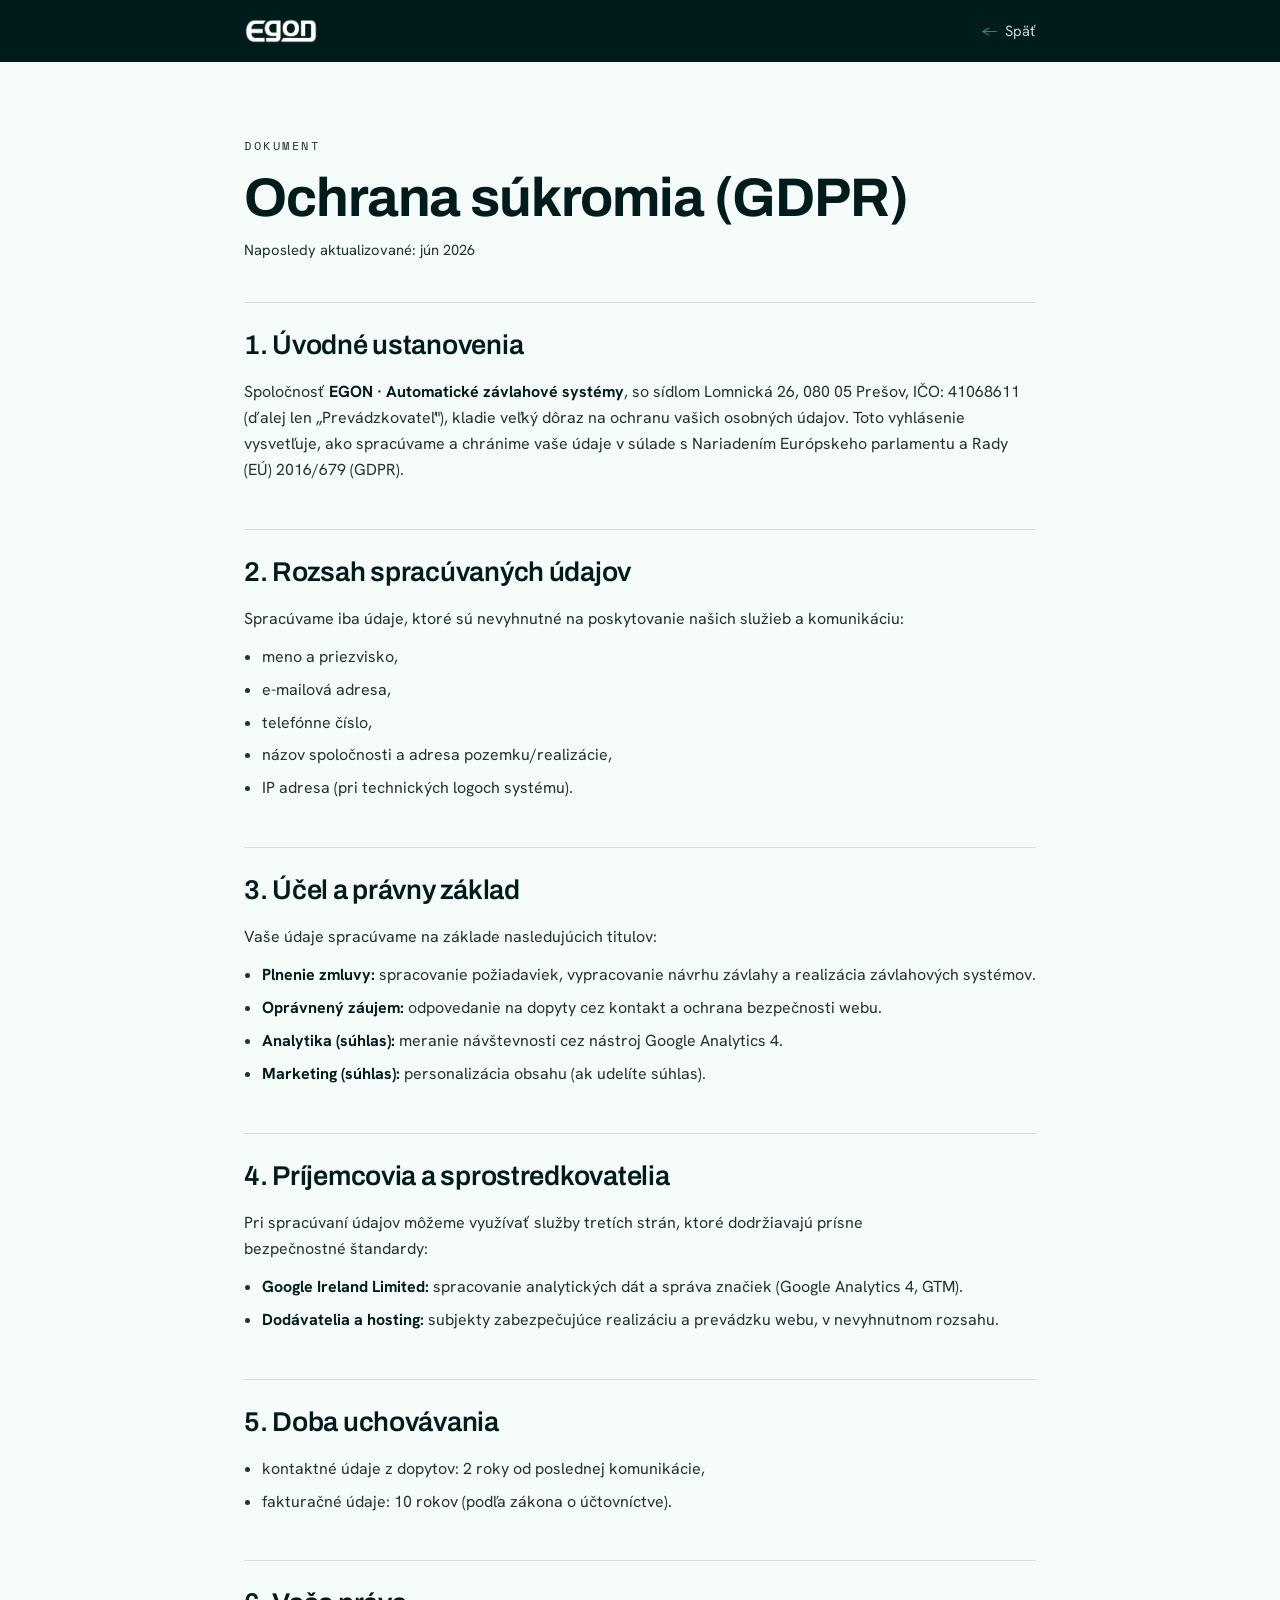
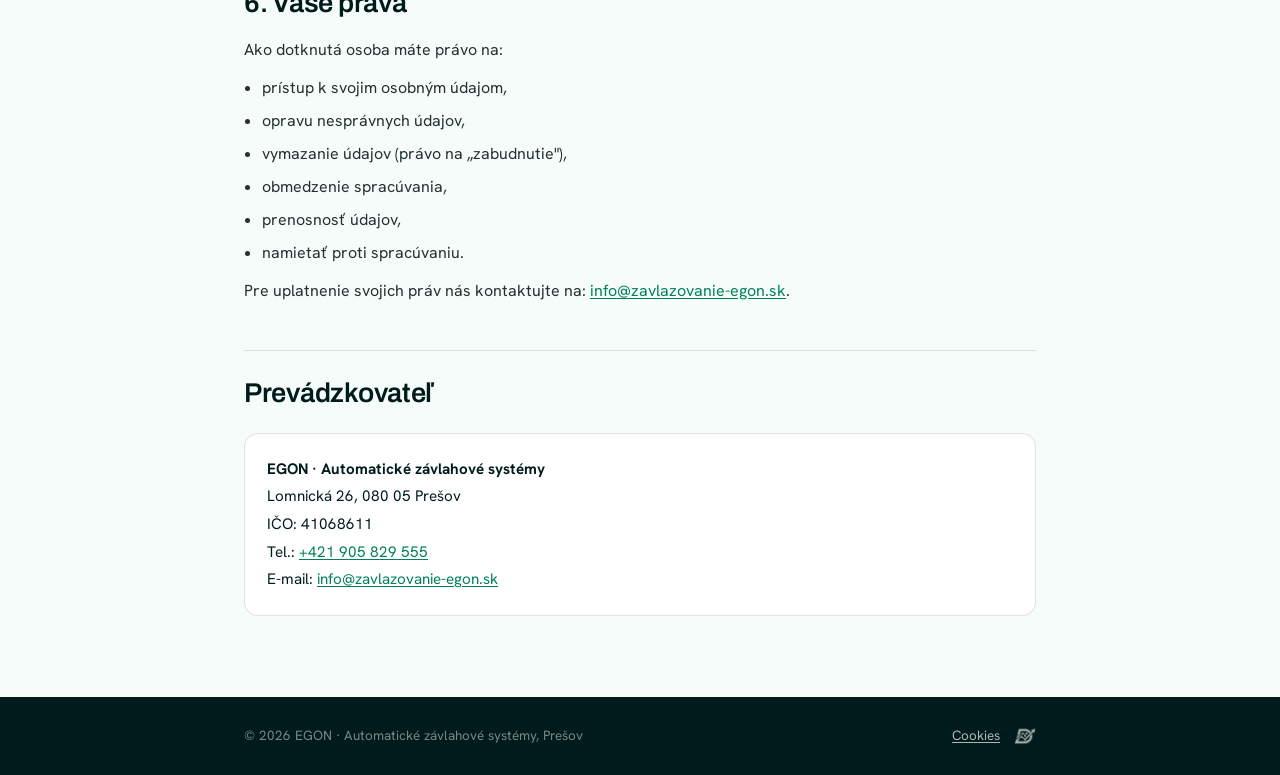
<file: dokumenty/ochrana-osobnych-udajov.html>
<!DOCTYPE html>
<html lang="sk">
<head>
<meta charset="UTF-8" />
<meta name="viewport" content="width=device-width, initial-scale=1.0" />
<title>Ochrana súkromia (GDPR) | EGON · Závlahové systémy Prešov</title>
<meta name="description" content="Zásady ochrany osobných údajov spoločnosti EGON, automatické závlahové systémy Prešov. Spracúvanie údajov v súlade s GDPR." />
<meta name="robots" content="index, follow" />
<link rel="canonical" href="https://zavlazovanie-egon.sk/dokumenty/ochrana-osobnych-udajov.html" />
<link rel="preconnect" href="https://fonts.googleapis.com" />
<link rel="preconnect" href="https://fonts.gstatic.com" crossorigin />
<link href="https://fonts.googleapis.com/css2?family=Archivo:wght@500;600;700&family=Hanken+Grotesk:wght@400;500;600;700&family=Space+Mono:wght@400&display=swap" rel="stylesheet" />
<link rel="stylesheet" href="doc.css" />
</head>
<body>
<header class="doc__top">
  <div class="doc__top-in">
    <a href="../index.html" aria-label="EGON, domov"><img src="../assets/egon-logo-clean.png" alt="EGON" class="doc__logo" /></a>
    <a href="../index.html" class="doc__back"><span>←</span> Späť</a>
  </div>
</header>

<main class="doc">
  <p class="doc__eyebrow">Dokument</p>
  <h1>Ochrana súkromia (GDPR)</h1>
  <p class="doc__meta">Naposledy aktualizované: jún 2026</p>

  <h2>1. Úvodné ustanovenia</h2>
  <p>Spoločnosť <strong>EGON · Automatické závlahové systémy</strong>, so sídlom Lomnická 26, 080 05 Prešov, IČO: 41068611 (ďalej len „Prevádzkovateľ"), kladie veľký dôraz na ochranu vašich osobných údajov. Toto vyhlásenie vysvetľuje, ako spracúvame a chránime vaše údaje v súlade s Nariadením Európskeho parlamentu a Rady (EÚ) 2016/679 (GDPR).</p>

  <h2>2. Rozsah spracúvaných údajov</h2>
  <p>Spracúvame iba údaje, ktoré sú nevyhnutné na poskytovanie našich služieb a komunikáciu:</p>
  <ul>
    <li>meno a priezvisko,</li>
    <li>e-mailová adresa,</li>
    <li>telefónne číslo,</li>
    <li>názov spoločnosti a adresa pozemku/realizácie,</li>
    <li>IP adresa (pri technických logoch systému).</li>
  </ul>

  <h2>3. Účel a právny základ</h2>
  <p>Vaše údaje spracúvame na základe nasledujúcich titulov:</p>
  <ul>
    <li><strong>Plnenie zmluvy:</strong> spracovanie požiadaviek, vypracovanie návrhu závlahy a realizácia závlahových systémov.</li>
    <li><strong>Oprávnený záujem:</strong> odpovedanie na dopyty cez kontakt a ochrana bezpečnosti webu.</li>
    <li><strong>Analytika (súhlas):</strong> meranie návštevnosti cez nástroj Google Analytics 4.</li>
    <li><strong>Marketing (súhlas):</strong> personalizácia obsahu (ak udelíte súhlas).</li>
  </ul>

  <h2>4. Príjemcovia a sprostredkovatelia</h2>
  <p>Pri spracúvaní údajov môžeme využívať služby tretích strán, ktoré dodržiavajú prísne bezpečnostné štandardy:</p>
  <ul>
    <li><strong>Google Ireland Limited:</strong> spracovanie analytických dát a správa značiek (Google Analytics 4, GTM).</li>
    <li><strong>Dodávatelia a hosting:</strong> subjekty zabezpečujúce realizáciu a prevádzku webu, v nevyhnutnom rozsahu.</li>
  </ul>

  <h2>5. Doba uchovávania</h2>
  <ul>
    <li>kontaktné údaje z dopytov: 2 roky od poslednej komunikácie,</li>
    <li>fakturačné údaje: 10 rokov (podľa zákona o účtovníctve).</li>
  </ul>

  <h2>6. Vaše práva</h2>
  <p>Ako dotknutá osoba máte právo na:</p>
  <ul>
    <li>prístup k svojim osobným údajom,</li>
    <li>opravu nesprávnych údajov,</li>
    <li>vymazanie údajov (právo na „zabudnutie"),</li>
    <li>obmedzenie spracúvania,</li>
    <li>prenosnosť údajov,</li>
    <li>namietať proti spracúvaniu.</li>
  </ul>
  <p>Pre uplatnenie svojich práv nás kontaktujte na: <a href="mailto:info@zavlazovanie-egon.sk">info@zavlazovanie-egon.sk</a>.</p>

  <h2>Prevádzkovateľ</h2>
  <div class="doc__contact">
    <div><strong>EGON · Automatické závlahové systémy</strong></div>
    <div>Lomnická 26, 080 05 Prešov</div>
    <div>IČO: 41068611</div>
    <div>Tel.: <a href="tel:+421905829555">+421 905 829 555</a></div>
    <div>E-mail: <a href="mailto:info@zavlazovanie-egon.sk">info@zavlazovanie-egon.sk</a></div>
  </div>
</main>

<footer class="doc__foot">
  <div class="doc__foot-in">
    <span>© 2026 EGON · Automatické závlahové systémy, Prešov</span>
    <span class="doc__foot-right"><a href="zasady-cookies.html">Cookies</a><a class="doc__credit" href="https://www.itdynamics.sk" target="_blank" rel="noopener" title="Web od IT Dynamics"><img src="../assets/itdynamics-icon.png" alt="IT Dynamics" width="48" height="48" loading="lazy" decoding="async" /></a></span>
  </div>
</footer>
</body>
</html>
</file>
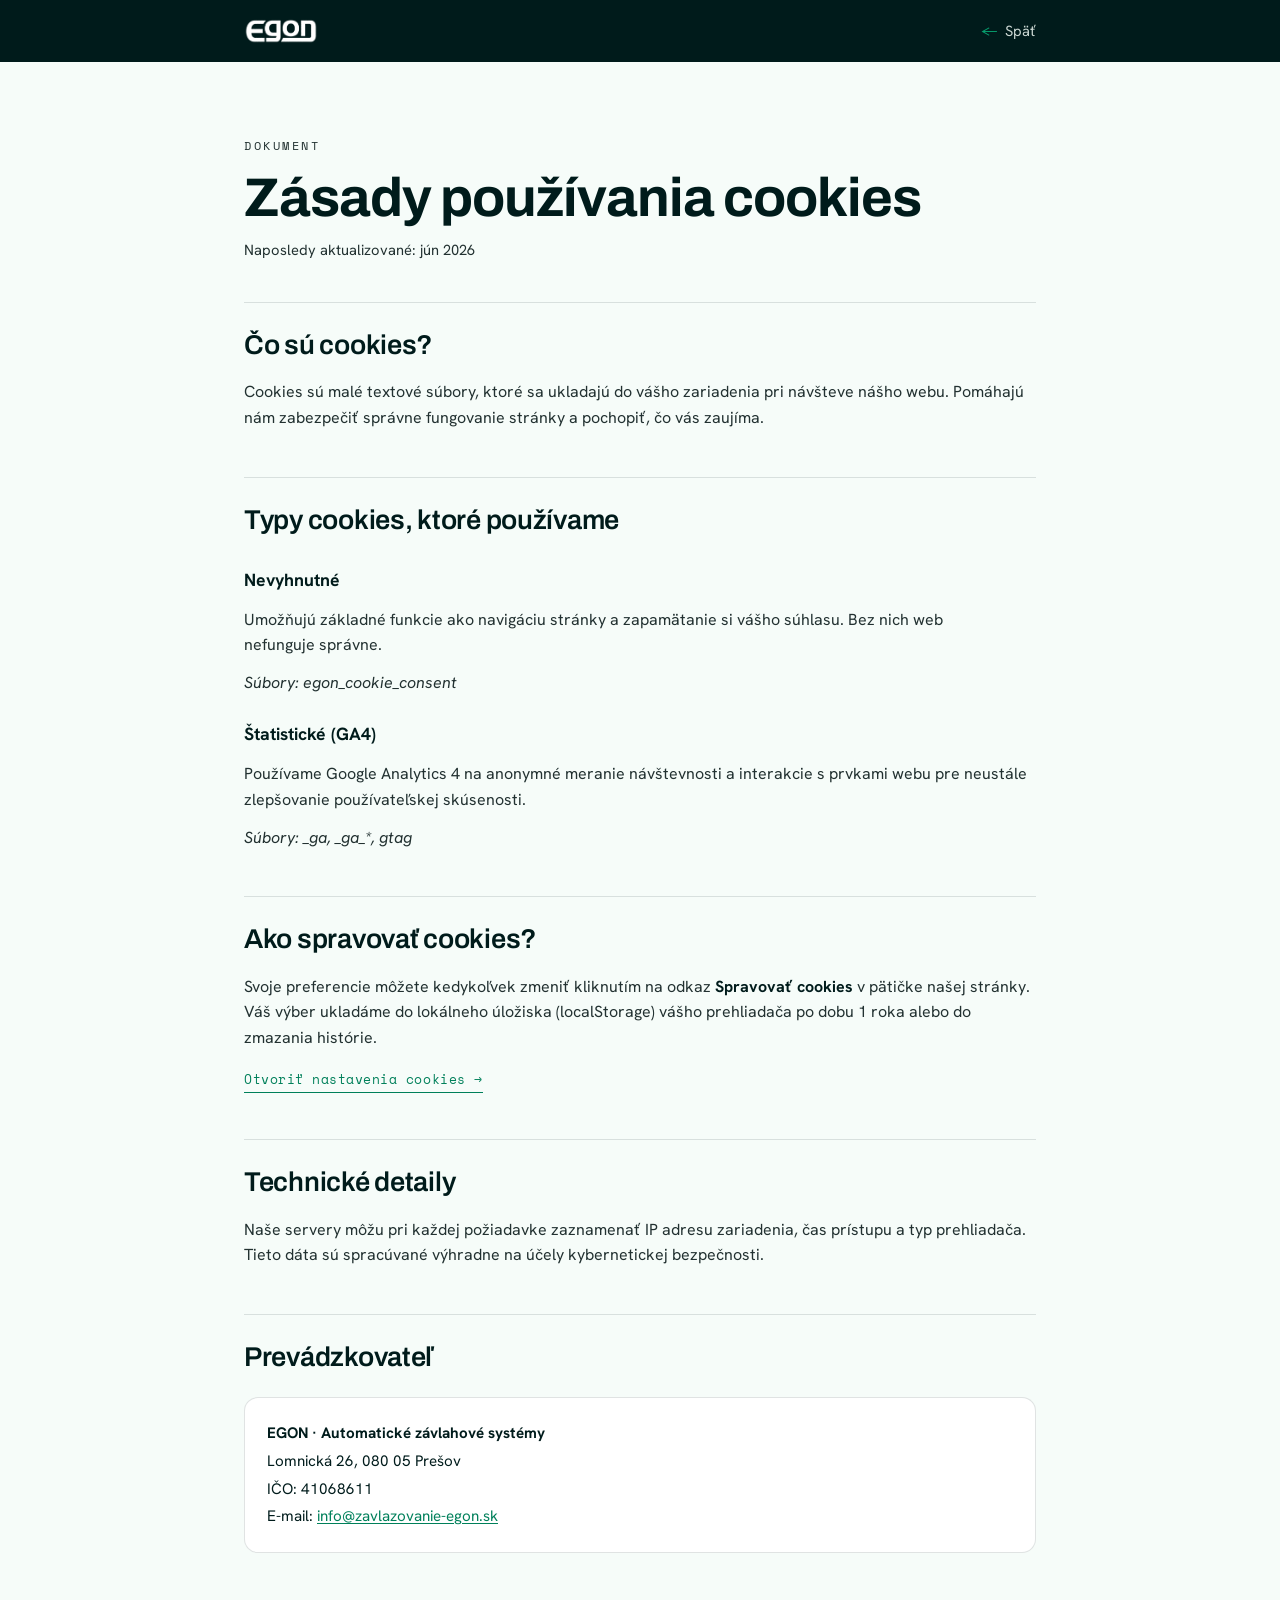
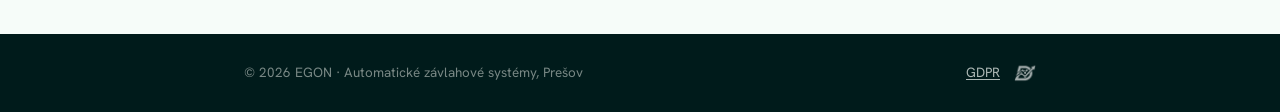
<file: dokumenty/zasady-cookies.html>
<!DOCTYPE html>
<html lang="sk">
<head>
<meta charset="UTF-8" />
<meta name="viewport" content="width=device-width, initial-scale=1.0" />
<title>Zásady používania cookies | EGON · Závlahové systémy Prešov</title>
<meta name="description" content="Informácie o súboroch cookies na webe EGON, automatické závlahové systémy Prešov, ich typoch a správe súhlasu." />
<meta name="robots" content="index, follow" />
<link rel="canonical" href="https://zavlazovanie-egon.sk/dokumenty/zasady-cookies.html" />
<link rel="preconnect" href="https://fonts.googleapis.com" />
<link rel="preconnect" href="https://fonts.gstatic.com" crossorigin />
<link href="https://fonts.googleapis.com/css2?family=Archivo:wght@500;600;700&family=Hanken+Grotesk:wght@400;500;600;700&family=Space+Mono:wght@400&display=swap" rel="stylesheet" />
<link rel="stylesheet" href="doc.css" />
</head>
<body>
<header class="doc__top">
  <div class="doc__top-in">
    <a href="../index.html" aria-label="EGON, domov"><img src="../assets/egon-logo-clean.png" alt="EGON" class="doc__logo" /></a>
    <a href="../index.html" class="doc__back"><span>←</span> Späť</a>
  </div>
</header>

<main class="doc">
  <p class="doc__eyebrow">Dokument</p>
  <h1>Zásady používania cookies</h1>
  <p class="doc__meta">Naposledy aktualizované: jún 2026</p>

  <h2>Čo sú cookies?</h2>
  <p>Cookies sú malé textové súbory, ktoré sa ukladajú do vášho zariadenia pri návšteve nášho webu. Pomáhajú nám zabezpečiť správne fungovanie stránky a pochopiť, čo vás zaujíma.</p>

  <h2>Typy cookies, ktoré používame</h2>
  <h3>Nevyhnutné</h3>
  <p>Umožňujú základné funkcie ako navigáciu stránky a zapamätanie si vášho súhlasu. Bez nich web nefunguje správne.</p>
  <p><em>Súbory: egon_cookie_consent</em></p>
  <h3>Štatistické (GA4)</h3>
  <p>Používame Google Analytics 4 na anonymné meranie návštevnosti a interakcie s prvkami webu pre neustále zlepšovanie používateľskej skúsenosti.</p>
  <p><em>Súbory: _ga, _ga_*, gtag</em></p>

  <h2>Ako spravovať cookies?</h2>
  <p>Svoje preferencie môžete kedykoľvek zmeniť kliknutím na odkaz <strong>Spravovať cookies</strong> v pätičke našej stránky. Váš výber ukladáme do lokálneho úložiska (localStorage) vášho prehliadača po dobu 1 roka alebo do zmazania histórie.</p>
  <p><a href="../index.html?cookies=open" class="doc__cta">Otvoriť nastavenia cookies →</a></p>

  <h2>Technické detaily</h2>
  <p>Naše servery môžu pri každej požiadavke zaznamenať IP adresu zariadenia, čas prístupu a typ prehliadača. Tieto dáta sú spracúvané výhradne na účely kybernetickej bezpečnosti.</p>

  <h2>Prevádzkovateľ</h2>
  <div class="doc__contact">
    <div><strong>EGON · Automatické závlahové systémy</strong></div>
    <div>Lomnická 26, 080 05 Prešov</div>
    <div>IČO: 41068611</div>
    <div>E-mail: <a href="mailto:info@zavlazovanie-egon.sk">info@zavlazovanie-egon.sk</a></div>
  </div>
</main>

<footer class="doc__foot">
  <div class="doc__foot-in">
    <span>© 2026 EGON · Automatické závlahové systémy, Prešov</span>
    <span class="doc__foot-right"><a href="ochrana-osobnych-udajov.html">GDPR</a><a class="doc__credit" href="https://www.itdynamics.sk" target="_blank" rel="noopener" title="Web od IT Dynamics"><img src="../assets/itdynamics-icon.png" alt="IT Dynamics" width="48" height="48" loading="lazy" decoding="async" /></a></span>
  </div>
</footer>
</body>
</html>
</file>
<file: styles.css>
/* ============================================================
   EGON — Závlahové systémy
   Design tokens + layout + scroll/sprinkler animations
   ============================================================ */

:root {
  /* Palette — default "Splyn" (medzi vodou a lúkou). Tweaks may override. */
  --ink:        oklch(0.20 0.035 195);   /* deep teal-green ink */
  --ink-2:      oklch(0.28 0.04 198);
  --bg:         oklch(0.986 0.007 165);  /* cool-warm off-white */
  --bg-2:       oklch(0.955 0.013 170);
  --paper:      oklch(1 0 0);
  --grass:      oklch(0.69 0.15 162);    /* grass-meets-water green */
  --grass-deep: oklch(0.52 0.13 168);
  --water:      oklch(0.72 0.12 233);    /* water blue */
  --water-deep: oklch(0.58 0.13 236);
  --line:       oklch(0.20 0.035 195 / 0.12);
  --line-soft:  oklch(0.20 0.035 195 / 0.07);
  --on-ink:     oklch(0.97 0.012 165);
  --muted:      oklch(0.46 0.02 190);

  --ff-display: "Archivo", "Hanken Grotesk", system-ui, sans-serif;
  --ff-body:    "Hanken Grotesk", system-ui, -apple-system, sans-serif;
  --ff-mono:    "Space Mono", ui-monospace, monospace;

  --maxw: 1440px;
  --pad: clamp(20px, 5vw, 80px);
  --radius: 18px;

  --ease: cubic-bezier(0.22, 1, 0.36, 1);
}

* { box-sizing: border-box; margin: 0; padding: 0; }

html { scroll-behavior: smooth; -webkit-font-smoothing: antialiased; }

body {
  font-family: var(--ff-body);
  background: var(--bg);
  color: var(--ink);
  line-height: 1.5;
  overflow-x: hidden;
  font-size: clamp(16px, 1.05vw, 19px);
}

/* selection */
::selection { background: var(--grass); color: var(--ink); }

img { display: block; max-width: 100%; }

a { color: inherit; text-decoration: none; }

.wrap { width: 100%; max-width: var(--maxw); margin-inline: auto; padding-inline: var(--pad); }

/* ---------- Typography ---------- */
.eyebrow {
  font-family: var(--ff-mono);
  font-size: 0.72rem;
  letter-spacing: 0.22em;
  text-transform: uppercase;
  font-weight: 400;
}
h1, h2, h3 { font-family: var(--ff-display); font-weight: 600; line-height: 0.98; letter-spacing: -0.02em; text-wrap: balance; }
.display {
  font-size: clamp(2.6rem, 8vw, 7rem);
  line-height: 0.92;
}
.h2 { font-size: clamp(2rem, 5vw, 4rem); }
.h3 { font-size: clamp(1.4rem, 2.4vw, 2rem); }
.lead { font-size: clamp(1.15rem, 1.7vw, 1.5rem); line-height: 1.45; color: var(--muted); text-wrap: pretty; }

/* ---------- Buttons ---------- */
.btn {
  display: inline-flex; align-items: center; gap: 0.6em;
  font-family: var(--ff-body); font-weight: 600;
  font-size: 0.98rem;
  padding: 0.95em 1.5em;
  border-radius: 100px;
  border: 1px solid transparent;
  cursor: pointer;
  transition: transform .4s var(--ease), background .3s, color .3s, border-color .3s;
  will-change: transform;
}
.btn:hover { transform: translateY(-2px); }
.btn--grass { background: var(--grass); color: var(--ink); }
.btn--grass:hover { background: oklch(0.71 0.16 145); }
.btn--ghost { border-color: currentColor; background: transparent; }
.btn--ink { background: var(--ink); color: var(--on-ink); }
.btn .arrow { transition: transform .4s var(--ease); }
.btn:hover .arrow { transform: translateX(4px); }

/* ============================================================
   NAV
   ============================================================ */
.nav {
  position: fixed; inset: 0 0 auto 0; z-index: 60;
  display: flex; align-items: center; justify-content: space-between;
  padding: 18px var(--pad);
  transition: background .4s var(--ease), backdrop-filter .4s, padding .4s, color .4s;
  color: var(--on-ink);
}
.nav.scrolled {
  background: oklch(0.20 0.03 155 / 0.82);
  backdrop-filter: blur(14px) saturate(1.2);
  padding-top: 12px; padding-bottom: 12px;
}
.nav__logo { display: flex; align-items: center; gap: 12px; font-family: var(--ff-display); font-weight: 700; font-size: 1.35rem; letter-spacing: -0.01em; }
.nav__logoimg { height: 26px; width: auto; display: block; }
.nav__mark { width: 30px; height: 30px; flex: none; }
.nav__links { display: flex; gap: 30px; align-items: center; }
.nav__links a { font-size: 0.95rem; opacity: 0.82; transition: opacity .25s; position: relative; }
.nav__links a::after {
  content: ""; position: absolute; left: 0; bottom: -5px; height: 2px; width: 0;
  background: var(--grass); transition: width .35s var(--ease);
}
.nav__links a:hover { opacity: 1; }
.nav__links a:hover::after { width: 100%; }
.nav__cta { margin-left: 6px; white-space: nowrap; }
.nav__links { gap: 24px; }
.nav__burger { display: none; align-items: center; justify-content: center; flex-direction: column; gap: 5px;
  width: 46px; height: 46px; border-radius: 50%; cursor: pointer; padding: 0;
  background: var(--grass); border: 0; box-shadow: 0 6px 18px oklch(0.2 0.03 195 / 0.28);
  transition: background .3s, transform .3s; }
.nav__burger:hover { transform: translateY(-1px); background: oklch(0.74 0.15 162); }
.nav__burger span { width: 22px; height: 2.5px; border-radius: 2px; background: var(--ink); transition: transform .3s var(--ease), opacity .2s; }
.nav__burger.is-open span:nth-child(1) { transform: translateY(7.5px) rotate(45deg); }
.nav__burger.is-open span:nth-child(2) { opacity: 0; }
.nav__burger.is-open span:nth-child(3) { transform: translateY(-7.5px) rotate(-45deg); }

/* mobile menu hidden on desktop */
.nav__mobile {
  position: fixed; inset: 0; z-index: 59;
  background: var(--ink); color: var(--on-ink);
  flex-direction: column; justify-content: center; gap: 8px;
  padding: var(--pad);
  transform: translateY(-100%); transition: transform .5s var(--ease);
  display: none;
}
.nav__mobile a { font-family: var(--ff-display); font-size: 2rem; padding: 10px 0; border-bottom: 1px solid oklch(1 0 0 / 0.12); }

@media (max-width: 980px) {
  .nav__links { display: none; }
  .nav__burger { display: flex; }
  .nav__mobile { display: flex; }
  .nav__mobile.open { transform: translateY(0); }
}

/* ============================================================
   HERO
   ============================================================ */
.hero {
  position: relative; min-height: 100svh;
  background:
    radial-gradient(120% 80% at 80% -10%, oklch(0.30 0.05 168) 0%, transparent 55%),
    linear-gradient(180deg, var(--ink) 0%, var(--ink-2) 70%, oklch(0.24 0.04 150) 100%);
  color: var(--on-ink);
  display: flex; flex-direction: column; justify-content: center;
  overflow: hidden;
  padding-top: 76px;
  padding-bottom: clamp(110px, 17vh, 210px);
}
.hero__video-wrap { position: absolute; inset: 0; z-index: 0; overflow: hidden; background: var(--ink); }
/* statická fotka = poster: leží pod videom, na mobile je jediný vizuál */
.hero__photo-fallback { position: absolute; inset: 0; display: block; }
.hero__photo-fallback img { width: 100%; height: 100%; object-fit: cover; object-position: center 38%; display: block; }
.hero__video { position: absolute; top: 50%; left: 50%; min-width: 100%; min-height: 100%;
  width: auto; height: auto; transform: translate(-50%, -45%) scale(1.22); object-fit: cover;
  will-change: transform; }
/* mobile: don't play video — show static image, hide watermark crop concerns */
@media (max-width: 760px) {
  .hero__video { display: none; }
}
/* hide Veo watermark (bottom-right) — opaque in the very corner, fades out softly (backup) */
.hero__wm-cover { position: absolute; right: -2px; bottom: -2px; z-index: 2; width: clamp(200px, 26vw, 380px); height: clamp(140px, 18vw, 240px);
  pointer-events: none;
  background: radial-gradient(115% 115% at 100% 100%,
    oklch(0.15 0.04 150) 0%, oklch(0.15 0.04 150) 30%,
    oklch(0.15 0.04 150 / 0.7) 50%, oklch(0.15 0.04 150 / 0.25) 68%, transparent 82%); }
.hero__overlay { position: absolute; inset: 0; z-index: 1; pointer-events: none;
  background:
    linear-gradient(90deg, oklch(0.16 0.03 155 / 0.86) 0%, oklch(0.16 0.03 155 / 0.5) 42%, oklch(0.16 0.03 155 / 0.2) 70%, transparent 100%),
    linear-gradient(180deg, oklch(0.16 0.03 155 / 0.5) 0%, transparent 30%, oklch(0.16 0.03 155 / 0.35) 72%, oklch(0.14 0.04 150 / 0.8) 100%); }
.hero__grain { position: absolute; inset: 0; z-index: 2; opacity: 0.4; pointer-events: none; mix-blend-mode: soft-light;
  background-image: url("data:image/svg+xml,%3Csvg xmlns='http://www.w3.org/2000/svg' width='160' height='160'%3E%3Cfilter id='n'%3E%3CfeTurbulence type='fractalNoise' baseFrequency='0.85' numOctaves='2'/%3E%3C/filter%3E%3Crect width='100%25' height='100%25' filter='url(%23n)'/%3E%3C/svg%3E"); }

.hero__inner { position: relative; z-index: 5; }
.hero__eyebrow { color: var(--grass); margin-bottom: 26px; display: inline-flex; align-items: center; gap: 12px; }
.hero__eyebrow .dot { width: 8px; height: 8px; border-radius: 50%; background: var(--grass); box-shadow: 0 0 0 0 var(--grass); animation: pulse 2.4s infinite; }
@keyframes pulse { 0% { box-shadow: 0 0 0 0 oklch(0.66 0.16 145 / 0.6);} 70%{ box-shadow: 0 0 0 12px oklch(0.66 0.16 145 / 0);} 100%{ box-shadow:0 0 0 0 oklch(0.66 0.16 145 / 0);} }

.hero h1 { max-width: 16ch; }
.hero h1 .water-word { color: var(--water); }
.hero h1 .grass-word { color: var(--grass); }
.hero__sub { margin-top: 30px; max-width: 46ch; color: oklch(0.9 0.01 120 / 0.8); }
.hero__actions { margin-top: 40px; display: flex; gap: 16px; flex-wrap: wrap; }

.hero__scroll { position: absolute; left: var(--pad); bottom: 26px; z-index: 6; display: flex; align-items: center; gap: 12px; font-family: var(--ff-mono); font-size: 0.7rem; letter-spacing: 0.2em; text-transform: uppercase; opacity: 0.7; }
.hero__scroll .line { width: 46px; height: 1px; background: currentColor; position: relative; overflow: hidden; }
.hero__scroll .line::after { content:""; position:absolute; inset:0; width:40%; background: var(--grass); animation: scrollline 2s var(--ease) infinite; }
@keyframes scrollline { 0%{transform:translateX(-100%);} 100%{transform:translateX(280%);} }
/* hide scroll cue on small / short screens so it can't overlap the CTA */
@media (max-width: 980px), (max-height: 760px) { .hero__scroll { display: none; } }

/* ---- Lawn + sprinklers at base of hero ---- */
.lawn {
  position: absolute; left: 0; right: 0; bottom: 0; height: clamp(140px, 22vh, 240px);
  z-index: 4;
  background: linear-gradient(180deg, transparent, oklch(0.30 0.06 150) 30%, oklch(0.24 0.06 150));
}
.lawn__soil { position:absolute; left:0; right:0; bottom:0; height: 46%; background: linear-gradient(180deg, oklch(0.26 0.05 120), oklch(0.18 0.04 90)); }
.lawn__turf { position:absolute; left:0; right:0; top: 0; height: 60%;
  background: repeating-linear-gradient(90deg, oklch(0.42 0.12 145) 0 3px, oklch(0.36 0.11 148) 3px 7px);
  -webkit-mask-image: radial-gradient(120% 100% at 50% 100%, #000 60%, transparent);
  mask-image: radial-gradient(120% 100% at 50% 100%, #000 60%, transparent);
  opacity: 0.55;
}

.sprinklers { position: absolute; left: 0; right: 0; bottom: clamp(36px, 8vh, 70px); height: 0; z-index: 5; }

/* a single pop-up sprinkler */
.sprinkler { position: absolute; bottom: 0; width: 0; }
.sprinkler__riser {
  position: absolute; bottom: 0; left: 50%; transform: translate(-50%, 100%);
  width: 12px; height: 54px; border-radius: 6px 6px 2px 2px;
  background: linear-gradient(180deg, oklch(0.78 0.02 150), oklch(0.5 0.02 150));
  box-shadow: inset -3px 0 0 oklch(0 0 0 / 0.2);
  transition: transform 1.1s var(--ease);
}
.sprinkler__cap { position:absolute; top:-5px; left:0; right:0; height:7px; border-radius:4px; background: oklch(0.62 0.16 145); }
.sprinkler.up .sprinkler__riser { transform: translate(-50%, 8px); }

/* spray fan */
.spray { position:absolute; bottom: 54px; left:50%; transform: translateX(-50%) scaleY(0); transform-origin: bottom center;
  width: 180px; height: 150px; opacity: 0; transition: opacity .5s ease, transform .8s var(--ease) .2s; }
.sprinkler.up .spray { opacity: 1; transform: translateX(-50%) scaleY(1); }
.spray__arc { position:absolute; inset:0; border-radius:50% 50% 0 0 / 100% 100% 0 0;
  background: radial-gradient(80% 120% at 50% 100%, oklch(0.8 0.1 230 / 0.32), oklch(0.8 0.1 230 / 0.05) 60%, transparent 75%);
  -webkit-mask-image: conic-gradient(from -50deg at 50% 100%, transparent 0deg, #000 12deg, #000 88deg, transparent 100deg);
  mask-image: conic-gradient(from -50deg at 50% 100%, transparent 0deg, #000 12deg, #000 88deg, transparent 100deg);
  filter: blur(1px);
}
.drop { position:absolute; bottom: 0; left: 50%; width: 4px; height: 4px; border-radius: 50%;
  background: oklch(0.85 0.08 230); opacity: 0; }
.sprinkler.up .drop { animation: droplet var(--dur,1.6s) linear infinite; animation-delay: var(--delay,0s); }
@keyframes droplet {
  0% { opacity: 0; transform: translate(0,0) scale(0.6); }
  10% { opacity: 0.9; }
  100% { opacity: 0; transform: translate(var(--dx,40px), var(--dy,-90px)) translateY(var(--fall,120px)) scale(1); }
}

@media (prefers-reduced-motion: reduce) {
  *, *::after, *::before { animation: none !important; transition: none !important; }
  .sprinkler__riser { transform: translate(-50%, 8px) !important; }
  .spray { opacity: 1 !important; transform: translateX(-50%) scaleY(1) !important; }
}

/* ============================================================
   SECTIONS — generic
   ============================================================ */
section { position: relative; }
.section { padding-block: clamp(80px, 12vh, 160px); }
.section__head { max-width: 60ch; margin-bottom: clamp(40px, 6vh, 80px); }
.section__head .eyebrow { color: var(--grass-deep); display:inline-block; margin-bottom: 18px; }

/* reveal animation utility */
.reveal { opacity: 0; transform: translateY(30px); transition: opacity .9s var(--ease), transform .9s var(--ease); }
.reveal.in { opacity: 1; transform: none; }
.reveal.d1 { transition-delay: .08s; } .reveal.d2 { transition-delay: .16s; } .reveal.d3 { transition-delay: .24s; } .reveal.d4 { transition-delay: .32s; }

/* line draw reveal for big statements */
.statement { position: relative; padding-block: clamp(90px, 16vh, 200px); background: var(--ink); color: var(--on-ink); overflow: hidden; }
.statement::before { content: ""; position: absolute; inset: 0; z-index: 0; pointer-events: none;
  background: url("assets/schema-zavlaha-900.png") no-repeat right center;
  background-image: image-set(
    url("assets/schema-zavlaha-900.avif") type("image/avif"),
    url("assets/schema-zavlaha-900.webp") type("image/webp"),
    url("assets/schema-zavlaha-900.png") type("image/png"));
  background-repeat: no-repeat; background-position: right center;
  background-size: auto 118%;
  opacity: 0.16;
  -webkit-mask-image: linear-gradient(90deg, transparent 0%, transparent 26%, #000 78%, #000 100%);
  mask-image: linear-gradient(90deg, transparent 0%, transparent 26%, #000 78%, #000 100%);
  transform: translateZ(0); }
.statement .wrap { position: relative; z-index: 1; }
@media (max-width: 760px){ .statement::before { background-size: auto 70%; background-position: right bottom; opacity: 0.1; } }
.statement .big { font-family: var(--ff-display); font-weight: 600; font-size: clamp(2rem, 5.5vw, 4.6rem); line-height: 1.02; letter-spacing: -0.02em; max-width: 20ch; }
.statement .big .hl { color: var(--grass); }
.statement .big .hlw { color: var(--water); }
.word { display: inline-block; opacity: 0.16; transition: opacity .5s var(--ease); }
.word.lit { opacity: 1; }

/* ---------- Služby ---------- */
.services { background: var(--bg-2); }
.services__grid { display: grid; grid-template-columns: repeat(3, 1fr); gap: 1px; background: var(--line); border: 1px solid var(--line); border-radius: var(--radius); overflow: hidden; }
@media (max-width: 900px){ .services__grid { grid-template-columns: repeat(2, 1fr); } }
@media (max-width: 560px){ .services__grid { grid-template-columns: 1fr; } }
.svc { background: var(--paper); display: flex; flex-direction: column; overflow: hidden; transition: background .4s; position: relative; }
.svc:hover { background: var(--bg); }
.svc__media { aspect-ratio: 16 / 11; overflow: hidden; background: var(--bg-2); }
.svc__media picture { display: block; width: 100%; height: 100%; }
.svc__media img { display: block; width: 100%; height: 100%; object-fit: cover; transition: transform .9s var(--ease); }
.svc:hover .svc__media img { transform: scale(1.06); }
.svc__body { padding: clamp(22px, 2.4vw, 32px); display: flex; flex-direction: column; flex: 1; }
.svc__no { font-family: var(--ff-mono); font-size: 0.72rem; color: var(--muted); letter-spacing: 0.15em; }
.svc h3 { margin-top: 12px; }
.svc p { color: var(--muted); margin-top: 10px; font-size: 0.98rem; }
.svc__bar { position:absolute; left:0; top:0; height:3px; width:0; background: var(--grass); transition: width .5s var(--ease); z-index: 2; }
.svc:hover .svc__bar { width: 100%; }

/* ---------- Proces ---------- */
.process__track { display: grid; gap: clamp(28px, 4vw, 60px); grid-template-columns: repeat(4, 1fr); counter-reset: step; }
.step { position: relative; padding-top: 36px; border-top: 2px solid var(--line); }
.step__no { position:absolute; top:-18px; left:0; width:34px; height:34px; border-radius:50%; background: var(--ink); color: var(--on-ink); display:grid; place-items:center; font-family: var(--ff-mono); font-size:0.85rem; }
.step h3 { font-size: 1.3rem; margin-bottom: 8px; }
.step p { color: var(--muted); font-size: 0.95rem; }
.step__fill { position:absolute; top:-2px; left:0; height:2px; width:0; background: var(--grass); transition: width 1s var(--ease); }
.step.in .step__fill { width: 100%; }
@media (max-width: 760px){ .process__track { grid-template-columns: 1fr 1fr; } }
@media (max-width: 460px){ .process__track { grid-template-columns: 1fr; } }

/* ---------- Výhody / stats ---------- */
.stats { background: var(--ink); color: var(--on-ink); }
.stats__grid { display:grid; grid-template-columns: repeat(auto-fit,minmax(200px,1fr)); gap: clamp(30px,4vw,64px); }
.stat__num { font-family: var(--ff-display); font-weight: 600; font-size: clamp(3rem, 6vw, 5.5rem); line-height: 1; color: var(--grass); letter-spacing: -0.03em; }
.stat__num .u { color: var(--on-ink); font-size: 0.5em; }
.stat__label { margin-top: 12px; color: oklch(0.85 0.01 120 / 0.75); max-width: 22ch; }

/* ---------- Sprinkler showcase ---------- */
.showcase { background: linear-gradient(180deg, var(--bg), var(--bg-2)); overflow: hidden; }
.showcase__grid { display:grid; grid-template-columns: 1.1fr 0.9fr; gap: clamp(30px,5vw,80px); align-items: center; }
@media (max-width: 900px){ .showcase__grid { grid-template-columns: 1fr; } }
.showcase__stage { position: relative; aspect-ratio: 4/3; border-radius: var(--radius); overflow: hidden;
  background: linear-gradient(180deg, oklch(0.74 0.08 230 / 0.25), oklch(0.66 0.16 145 / 0.2)), oklch(0.30 0.06 150);
  border: 1px solid var(--line); }
.showcase__photo { position: absolute; inset: 0; will-change: transform; }
.showcase__photo picture { display: block; width: 100%; height: 100%; }
.showcase__photo img { display: block; width: 100%; height: 100%; object-fit: cover; object-position: center; }
@media (prefers-reduced-motion: no-preference) {
  .showcase__photo { animation: kbslow 20s ease-in-out infinite alternate; }
}
@keyframes kbslow { from { transform: scale(1.03) translate(0,0); } to { transform: scale(1.12) translate(-2%, -1.5%); } }
.showcase__chip { position: absolute; left: 16px; bottom: 16px; z-index: 2; font-family: var(--ff-mono);
  font-size: 0.7rem; letter-spacing: 0.12em; text-transform: uppercase; color: #fff;
  background: oklch(0.2 0.03 195 / 0.5); backdrop-filter: blur(6px); padding: 8px 12px; border-radius: 8px; }
.showcase__list { list-style:none; display:flex; flex-direction:column; gap: 20px; }
.showcase__list li { display:flex; gap:16px; align-items:flex-start; padding-bottom:20px; border-bottom:1px solid var(--line-soft); }
.showcase__list .k { font-family: var(--ff-mono); font-size:0.72rem; color: var(--grass-deep); padding-top:4px; flex:none; width: 34px; }
.showcase__list .h3 { font-size: 1.15rem; }
.showcase__list p { color: var(--muted); font-size: 0.95rem; margin-top: 4px; }

/* ---------- Realizácie / gallery ---------- */
.gallery__grid { display:grid; grid-template-columns: repeat(12,1fr); gap: clamp(12px,1.4vw,20px); }
.shot { position: relative; border-radius: var(--radius); overflow: hidden; background: var(--bg-2); border: 1px solid var(--line); }
.shot--lg { grid-column: span 7; aspect-ratio: 16/11; }
.shot--sm { grid-column: span 5; aspect-ratio: 16/11; }
.shot--w { grid-column: span 12; aspect-ratio: 21/8; }
@media (max-width: 760px){ .shot--lg,.shot--sm,.shot--w { grid-column: 1 / -1; aspect-ratio: 16/10; } }
.ph { position:absolute; inset:0; background-image: repeating-linear-gradient(135deg, var(--bg) 0 12px, var(--bg-2) 12px 24px);
  display:flex; align-items:flex-end; justify-content:space-between; padding:16px; }
.ph__tag { font-family: var(--ff-mono); font-size:0.7rem; color: var(--muted); background: var(--paper); padding:6px 10px; border-radius:6px; border:1px solid var(--line); }
.shot__zoom { transition: transform 1.1s var(--ease); }
.shot > picture { display: block; width: 100%; height: 100%; }
.shot__img { display: block; width: 100%; height: 100%; object-fit: cover; }
.shot figcaption { position: absolute; left: 0; right: 0; bottom: 0; z-index: 3; padding: 20px;
  color: #fff; font-weight: 600; font-size: 0.98rem; pointer-events: none;
  background: linear-gradient(transparent, oklch(0.15 0.03 195 / 0.8)); text-shadow: 0 1px 8px oklch(0 0 0 / 0.3); }

/* ---------- CTA / Kontakt ---------- */
.contact { background: var(--ink); color: var(--on-ink); position: relative; overflow: hidden; }
.contact__grid { display:grid; grid-template-columns: 1.2fr 0.8fr; gap: clamp(40px,6vw,90px); align-items: start; }
@media (max-width: 820px){ .contact__grid { grid-template-columns: 1fr; } }
.contact h2 { font-size: clamp(2.4rem, 6vw, 5rem); }
.contact__row { display:flex; flex-direction:column; gap: 26px; margin-top: 10px; }
.cinfo { border-top: 1px solid oklch(1 0 0 / 0.14); padding-top: 18px; }
.cinfo .lbl { font-family: var(--ff-mono); font-size:0.7rem; letter-spacing:0.18em; text-transform:uppercase; opacity:0.6; }
.cinfo .val { font-size: 1.3rem; font-family: var(--ff-display); margin-top:6px; display:inline-block; }
.cinfo a.val:hover { color: var(--grass); }

/* ---------- Footer ---------- */
.footer { background: var(--ink); color: var(--on-ink); padding-block: clamp(48px, 7vh, 84px) 32px; border-top: 1px solid oklch(1 0 0 / 0.1); }
.footer__grid { display: grid; grid-template-columns: 1.6fr 1fr 1.1fr 1.1fr; gap: clamp(28px, 4vw, 64px); }
@media (max-width: 880px){ .footer__grid { grid-template-columns: 1fr 1fr; gap: 40px 28px; } }
@media (max-width: 480px){ .footer__grid { grid-template-columns: 1fr; } }
.footer__logo { height: 30px; width: auto; opacity: 0.95; }
.footer__tag { margin-top: 18px; max-width: 34ch; font-size: 0.95rem; color: oklch(0.85 0.01 165 / 0.7); }
.footer__col { display: flex; flex-direction: column; gap: 12px; }
.footer__col h4 { font-family: var(--ff-mono); font-weight: 400; font-size: 0.72rem; letter-spacing: 0.18em; text-transform: uppercase; color: var(--grass); margin-bottom: 6px; }
.footer__col a, .footer__col span { font-size: 0.96rem; color: oklch(0.9 0.01 165 / 0.78); transition: color .25s; width: fit-content; }
.footer__col a:hover { color: var(--on-ink); }
.footer__col a::after { content: ""; display: block; height: 1px; width: 0; background: var(--grass); transition: width .3s var(--ease); }
.footer__col a:hover::after { width: 100%; }
.footer__bottom { display: flex; justify-content: space-between; align-items: center; gap: 16px; flex-wrap: wrap;
  margin-top: clamp(40px, 6vh, 72px); padding-top: 24px; border-top: 1px solid oklch(1 0 0 / 0.1);
  font-size: 0.84rem; color: oklch(0.85 0.01 165 / 0.55); }
.footer__col-btn { background: none; border: 0; padding: 0; cursor: pointer; font: inherit; font-size: 0.96rem;
  color: oklch(0.9 0.01 165 / 0.78); text-align: left; width: fit-content; transition: color .25s; }
.footer__col-btn:hover { color: var(--grass); }
/* kredit autora webu — biela ikona IT Dynamics */
.footer__credit { display: inline-flex; align-items: center;
  opacity: 0.65; transition: opacity .25s var(--ease), transform .25s var(--ease); }
.footer__credit:hover { opacity: 1; transform: translateY(-2px); }
.footer__credit:focus-visible { outline: 2px solid var(--grass); outline-offset: 4px; border-radius: 4px; }
.footer__credit img { display: block; width: 24px; height: 24px; }
/* na mobile a tablete ide kredit na vlastny riadok uplne na koniec
   (880px = rovnaky zlom, pri ktorom sa uz zbaluje .footer__grid) */
@media (max-width: 880px) {
  .footer__bottom { flex-direction: column; align-items: center; justify-content: center; text-align: center; gap: 14px; }
  .footer__bottom > span { width: 100%; text-align: center; }
  .footer__credit { order: 99; }
}
/* ---------- Scroll progress bar ---------- */
.scrollbar { position: fixed; inset: 0 0 auto 0; height: 3px; z-index: 70; background: oklch(0.2 0.03 195 / 0.001); pointer-events: none; }
.scrollbar__fill { display: block; height: 100%; width: 100%; transform: scaleX(0); transform-origin: 0 50%; background: var(--grass); }

/* ---------- Marquee ---------- */
.marquee { background: var(--ink); color: var(--on-ink); overflow: hidden; padding-block: clamp(20px, 3vh, 34px); border-block: 1px solid oklch(1 0 0 / 0.08); }
.marquee__track { display: inline-flex; align-items: center; gap: 0; white-space: nowrap; will-change: transform; }
@media (prefers-reduced-motion: no-preference) { .marquee__track { animation: marquee 32s linear infinite; } }
.marquee__track span { font-family: var(--ff-display); font-weight: 600; font-size: clamp(1.4rem, 3vw, 2.6rem); letter-spacing: -0.01em; padding: 0 28px; }
.marquee__track i { color: var(--grass); font-style: normal; font-size: clamp(0.9rem, 1.6vw, 1.3rem); }
@keyframes marquee { from { transform: translateX(0); } to { transform: translateX(-50%); } }

/* ---------- Reveal variants ---------- */
.reveal--l { transform: translateX(-40px); }
.reveal--r { transform: translateX(40px); }
.reveal--scale { transform: scale(0.94); }
.reveal--l.in, .reveal--r.in, .reveal--scale.in { transform: none; }

/* ---------- Cookie banner (corner card, à la reference) ---------- */
.cookie { position: fixed; right: clamp(14px, 3vw, 30px); bottom: clamp(14px, 3vw, 30px); left: auto;
  z-index: 80; width: min(464px, calc(100vw - 28px));
  background: var(--paper); color: var(--ink); border: 1px solid var(--line);
  border-radius: 26px; box-shadow: 0 30px 80px oklch(0.2 0.03 195 / 0.3);
  padding: clamp(26px, 2.6vw, 38px);
  transform: translateY(140%) scale(0.98); opacity: 0; transition: transform .6s var(--ease), opacity .4s; }
.cookie.show { transform: none; opacity: 1; }
.cookie__head { display: flex; align-items: center; gap: 14px; margin-bottom: 22px; }
.cookie__icon { width: 50px; height: 50px; flex: none; border-radius: 14px; background: oklch(0.69 0.15 162 / 0.14);
  display: grid; place-items: center; color: var(--grass-deep); }
.cookie__icon svg { width: 27px; height: 27px; }
.cookie__rule { flex: 1; height: 1px; background: var(--line); }
.cookie__x { flex: none; width: 32px; height: 32px; border: 0; background: none; cursor: pointer; border-radius: 8px;
  font-size: 1.45rem; line-height: 1; color: var(--muted); transition: background .2s, color .2s; }
.cookie__x:hover { background: var(--bg-2); color: var(--ink); }
.cookie__title { font-family: var(--ff-mono); font-weight: 400; font-size: 0.95rem; letter-spacing: 0.22em; text-transform: uppercase; color: var(--ink); }
.cookie__text { margin-top: 14px; font-size: 0.98rem; line-height: 1.6; color: var(--muted); }
.cookie__text a { color: var(--grass-deep); font-weight: 600; text-decoration: none; border-bottom: 1px solid currentColor; }
.cookie__buttons { display: flex; flex-direction: column; gap: 11px; margin-top: 24px; }
.cookie__b { width: 100%; display: inline-flex; align-items: center; justify-content: center; gap: 9px;
  font-family: var(--ff-body); font-weight: 700; font-size: 0.84rem; letter-spacing: 0.09em; text-transform: uppercase;
  padding: 1.15em 1.2em; border-radius: 100px; border: 1px solid transparent; cursor: pointer;
  transition: transform .25s var(--ease), background .25s, color .25s; }
.cookie__b:hover { transform: translateY(-1px); }
.cookie__b svg { width: 16px; height: 16px; }
.cookie__b--primary { background: var(--ink); color: var(--on-ink); }
.cookie__b--primary:hover { background: var(--grass-deep); }
.cookie__b--soft { background: var(--bg-2); color: var(--ink); }
.cookie__b--soft:hover { background: oklch(0.92 0.02 170); }
.cookie__b--text { background: none; color: var(--ink); }
.cookie__b--text:hover { color: var(--grass-deep); }
.cookie__settings { margin-top: 18px; padding-top: 18px; border-top: 1px solid var(--line); display: flex; flex-direction: column; gap: 14px; }
.cookie__opt { display: flex; align-items: flex-start; justify-content: space-between; gap: 16px; }
.cookie__opt span { display: flex; flex-direction: column; }
.cookie__opt strong { font-size: 0.9rem; }
.cookie__opt small { color: var(--muted); font-size: 0.8rem; margin-top: 2px; }
.cookie__opt input { width: 20px; height: 20px; accent-color: var(--grass-deep); flex: none; margin-top: 2px; }
@media (max-width: 460px) { .cookie { right: 10px; left: 10px; width: auto; } }

/* large monitors: widen column + scale up so hero doesn't float */
@media (min-width: 1800px) {
  :root { --maxw: 1640px; }
  .hero .display { font-size: clamp(7rem, 7.5vw, 9rem); }
  .hero__sub { font-size: 1.6rem; max-width: 44ch; }
  body { font-size: 20px; }
}

/* ---------- Značky (brand strip) ---------- */
.brands { background: var(--bg-2); padding-block: clamp(34px, 5vh, 56px); border-block: 1px solid var(--line-soft); }
.brands__in { display: flex; flex-direction: column; align-items: center; gap: 22px; }
.brands__label { font-family: var(--ff-mono); font-size: 0.72rem; letter-spacing: 0.2em; text-transform: uppercase; color: var(--muted); }
.brands__row { list-style: none; display: flex; flex-wrap: wrap; align-items: center; justify-content: center; gap: clamp(28px, 6vw, 80px); width: 100%; }
.brands__row li { flex: 0 1 auto; }
.brands__row img { height: clamp(30px, 4vw, 44px); width: auto; opacity: 0.78; filter: grayscale(1); transition: opacity .3s, filter .3s; }
.brands__row li:hover img { opacity: 1; filter: none; }
.brands__row li:nth-child(3) img { height: clamp(44px, 5.6vw, 64px); } /* Toro square logo — bump to balance mass */

/* Facebook icon inline */
.fb-ico { width: 1em; height: 1em; flex: none; vertical-align: -0.12em; }
.cinfo .val--fb { display: inline-flex; align-items: center; gap: 8px; }
.footer__fb { display: inline-flex; align-items: center; gap: 8px; }

/* ---------- Referencie (logo wall) ---------- */
.refs { background: var(--bg); }
.logo-wall { list-style: none; display: flex; flex-wrap: wrap; justify-content: center; align-items: stretch; gap: clamp(10px, 1.2vw, 16px); }
.logo-wall li { flex: 1 1 130px; background: var(--paper); border: 1px solid var(--line); border-radius: 12px;
  min-height: clamp(72px, 9vw, 96px); display: grid; place-items: center; padding: clamp(12px, 1.4vw, 18px);
  transition: transform .4s var(--ease), box-shadow .4s; }
.logo-wall li:hover { transform: translateY(-3px); box-shadow: 0 14px 30px oklch(0.2 0.03 195 / 0.1); }
.logo-wall img { max-width: 100%; max-height: 44px; width: auto; height: auto; object-fit: contain;
  filter: grayscale(1); opacity: 0.7; transition: filter .35s, opacity .35s; }
.logo-wall li:hover img { filter: none; opacity: 1; }
.logo-wall li.is-square img { max-height: 56px; }

/* ---------- FAQ ---------- */
.faq { background: var(--bg-2); }
.faq__grid { display: grid; grid-template-columns: 0.8fr 1.2fr; gap: clamp(30px, 5vw, 80px); align-items: start; }
@media (max-width: 820px){ .faq__grid { grid-template-columns: 1fr; gap: 32px; } }
.faq__list { display: flex; flex-direction: column; }
.faq__item { border-top: 1px solid var(--line); }
.faq__item:last-child { border-bottom: 1px solid var(--line); }
.faq__item summary { list-style: none; cursor: pointer; padding: clamp(18px, 2.4vw, 26px) 0;
  display: flex; align-items: center; justify-content: space-between; gap: 20px;
  font-family: var(--ff-display); font-weight: 600; font-size: clamp(1.05rem, 1.7vw, 1.3rem); letter-spacing: -0.01em; }
.faq__item summary::-webkit-details-marker { display: none; }
.faq__item summary::after { content: ""; flex: none; width: 22px; height: 22px; position: relative;
  background:
    linear-gradient(currentColor, currentColor) center/100% 2px no-repeat,
    linear-gradient(currentColor, currentColor) center/2px 100% no-repeat;
  color: var(--grass-deep); transition: transform .35s var(--ease); }
.faq__item[open] summary::after { transform: rotate(90deg); opacity: 0.5; }
.faq__item[open] summary::after { background: linear-gradient(currentColor, currentColor) center/100% 2px no-repeat; }
.faq__answer { overflow: hidden; color: var(--muted); padding: 0 0 clamp(20px, 2.4vw, 26px); max-width: 60ch; }
.faq__answer p { margin-bottom: 10px; }
.faq__answer p:last-child { margin-bottom: 0; }
@media (prefers-reduced-motion: no-preference) {
  .faq__item[open] .faq__answer { animation: faqOpen .4s var(--ease); }
}
@keyframes faqOpen { from { opacity: 0; transform: translateY(-6px); } to { opacity: 1; transform: none; } }

/* tweaks panel root hidden by default until host enables */
#tweaks-root:empty { display:none; }
</file>
<file: dokumenty/doc.css>
/* EGON — dokumentové stránky (zdieľaný štýl) */
:root{
  --ink: oklch(0.20 0.035 195);
  --grass: oklch(0.69 0.15 162);
  --grass-deep: oklch(0.52 0.13 168);
  --bg: oklch(0.986 0.007 165);
  --paper: oklch(1 0 0);
  --muted: oklch(0.46 0.02 190);
  --line: oklch(0.20 0.035 195 / 0.12);
  --on-ink: oklch(0.97 0.012 165);
  --ff-display:"Archivo","Hanken Grotesk",system-ui,sans-serif;
  --ff-body:"Hanken Grotesk",system-ui,-apple-system,sans-serif;
  --ff-mono:"Space Mono",ui-monospace,monospace;
  --pad: clamp(20px,5vw,64px);
}
*{box-sizing:border-box;margin:0;padding:0;}
html{scroll-behavior:smooth;-webkit-font-smoothing:antialiased;}
body{font-family:var(--ff-body);background:var(--bg);color:var(--ink);line-height:1.62;font-size:clamp(16px,1.05vw,18px);}
::selection{background:var(--grass);color:var(--ink);}
a{color:var(--grass-deep);text-underline-offset:2px;}

.doc__top{background:var(--ink);color:var(--on-ink);}
.doc__top-in{max-width:920px;margin-inline:auto;padding:18px var(--pad);display:flex;align-items:center;justify-content:space-between;gap:16px;}
.doc__logo{height:26px;width:auto;display:block;}
.doc__back{color:var(--on-ink);text-decoration:none;font-size:0.92rem;display:inline-flex;align-items:center;gap:8px;opacity:0.85;transition:opacity .25s;}
.doc__back:hover{opacity:1;}
.doc__back span{color:var(--grass);}

.doc{max-width:920px;margin-inline:auto;padding:clamp(40px,7vh,90px) var(--pad) clamp(60px,9vh,120px);}
.doc__eyebrow{font-family:var(--ff-mono);font-size:0.72rem;letter-spacing:0.22em;text-transform:uppercase;color:var(--grass-deep);}
.doc h1{font-family:var(--ff-display);font-weight:700;font-size:clamp(2rem,5vw,3.4rem);line-height:1.04;letter-spacing:-0.02em;margin:14px 0 0;text-wrap:balance;}
.doc__meta{color:var(--muted);font-size:0.92rem;margin-top:14px;}
.doc__note{margin-top:28px;padding:16px 18px;border-left:3px solid var(--grass);background:oklch(0.69 0.15 162 / 0.08);border-radius:0 10px 10px 0;font-size:0.92rem;color:var(--muted);}
.doc h2{font-family:var(--ff-display);font-weight:600;font-size:clamp(1.3rem,2.4vw,1.7rem);letter-spacing:-0.01em;margin:46px 0 12px;padding-top:20px;border-top:1px solid var(--line);}
.doc h2:first-of-type{margin-top:40px;}
.doc h3{font-size:1.1rem;margin:24px 0 8px;}
.doc p{margin:12px 0;color:oklch(0.30 0.02 195);text-wrap:pretty;}
.doc ul{margin:12px 0 12px 1.1em;}
.doc li{margin:7px 0;color:oklch(0.30 0.02 195);}
.doc strong{color:var(--ink);}
.doc__contact{margin-top:18px;padding:20px 22px;background:var(--paper);border:1px solid var(--line);border-radius:14px;font-size:0.95rem;}
.doc__contact div{margin:3px 0;}
.doc__cta{display:inline-block;margin-top:6px;font-family:var(--ff-mono);font-size:0.82rem;letter-spacing:0.04em;
  color:var(--grass-deep);text-decoration:none;border-bottom:1px solid currentColor;padding-bottom:2px;}
.doc__cta:hover{color:var(--ink);}

.doc__foot{background:var(--ink);color:var(--on-ink);}
.doc__foot-in{max-width:920px;margin-inline:auto;padding:28px var(--pad);display:flex;justify-content:space-between;gap:16px;flex-wrap:wrap;font-size:0.84rem;color:oklch(0.85 0.01 165 / 0.6);}
.doc__foot a{color:oklch(0.9 0.01 165 / 0.8);}

/* kredit autora webu — ikona IT Dynamics na svetlom podklade */
.doc__foot-right{display:flex;align-items:center;gap:14px;}
/* na mobile ide kredit na vlastny riadok uplne na koniec */
@media (max-width:880px){
  .doc__foot-in{flex-direction:column;align-items:center;text-align:center;gap:14px;}
  .doc__foot-right{flex-direction:column;gap:14px;}
  .doc__credit{order:99;}
}
.doc__credit{display:inline-flex;align-items:center;vertical-align:middle;opacity:.65;
  transition:opacity .25s,transform .25s;}
.doc__credit:hover{opacity:1;transform:translateY(-2px);}
.doc__credit:focus-visible{outline:2px solid var(--grass);outline-offset:4px;border-radius:4px;}
.doc__credit img{display:block;width:22px;height:22px;}
</file>
